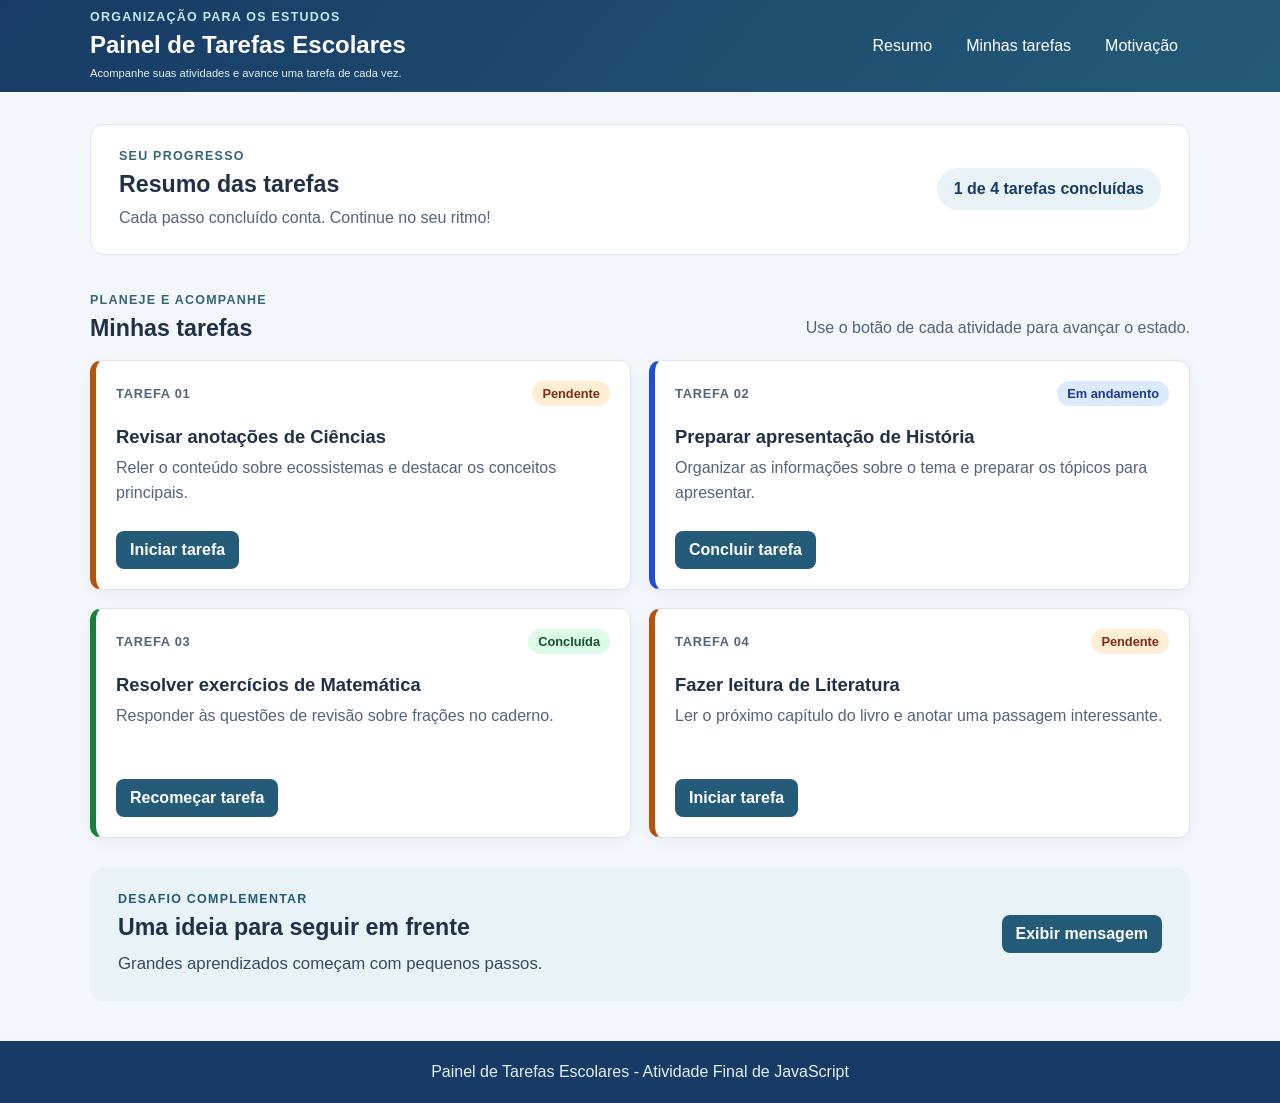
<file: atividade-javascript-final/index.html>
﻿<!DOCTYPE html>
<html lang="pt-BR">

<head>
    <meta charset="UTF-8">
    <meta name="viewport" content="width=device-width, initial-scale=1.0">
    <meta name="description" content="Organize e acompanhe o andamento de tarefas escolares.">
    <title>Atividade Final de JS - Painel de Tarefas Escolares</title>
    <link rel="stylesheet" href="css/estilos.css">
</head>

<body>
    <header class="cabecalho">
        <div class="cabecalho-conteudo">
            <div class="cabecalho-apresentacao">
                <p class="cabecalho-etiqueta">Organização para os estudos</p>
                <h1>Painel de Tarefas Escolares</h1>
                <p class="cabecalho-descricao">
                    Acompanhe suas atividades e avance uma tarefa de cada vez.
                </p>
            </div>

            <div class="navegacao">
                <nav class="menu-navegacao" id="menu-navegacao">
                    <a href="#resumo">Resumo</a>
                    <a href="#tarefas">Minhas tarefas</a>
                    <a href="#motivacao">Motivação</a>
                </nav>
            </div>
        </div>
    </header>

    <main class="conteudo">
        <section class="resumo" id="resumo">
            <div>
                <p class="secao-etiqueta">Seu progresso</p>
                <h2>Resumo das tarefas</h2>
                <p class="resumo-orientacao">Cada passo concluído conta. Continue no seu ritmo!</p>
            </div>
            <!-- No JavaScript, atualize este texto com a quantidade de tarefas concluídas. -->
            <p class="contador" id="contador-tarefas">
                1 de 4 tarefas concluídas
            </p>
        </section>

        <section class="secao-tarefas" id="tarefas">
            <div class="secao-cabecalho">
                <div>
                    <p class="secao-etiqueta">Planeje e acompanhe</p>
                    <h2>Minhas tarefas</h2>
                </div>
                <p class="secao-dica">Use o botão de cada atividade para avançar o estado.</p>
            </div>

            <div class="lista-tarefas">
                <!-- Cada article é um card. As classes tarefa-* indicam o estado inicial.
                     Em cada card, o JavaScript deverá atualizar o indicador e o botão. -->
                <article class="tarefa tarefa-pendente" id="tarefa-1">
                    <div class="tarefa-cabecalho">
                        <span class="tarefa-numero">Tarefa 01</span>
                        <!-- O JavaScript atualiza o texto e a classe estado-* deste indicador. -->
                        <span class="indicador-estado estado-pendente">Pendente</span>
                    </div>
                    <h3>Revisar anotações de Ciências</h3>
                    <p>Reler o conteúdo sobre ecossistemas e destacar os conceitos principais.</p>
                    <!-- Ao clicar, avance o estado deste card e atualize o contador. -->
                    <button class="botao-avancar" type="button">Iniciar tarefa</button>
                </article>

                <article class="tarefa tarefa-andamento" id="tarefa-2">
                    <div class="tarefa-cabecalho">
                        <span class="tarefa-numero">Tarefa 02</span>
                        <span class="indicador-estado estado-andamento">Em andamento</span>
                    </div>
                    <h3>Preparar apresentação de História</h3>
                    <p>Organizar as informações sobre o tema e preparar os tópicos para apresentar.</p>
                    <button class="botao-avancar" type="button">Concluir tarefa</button>
                </article>

                <article class="tarefa tarefa-concluida" id="tarefa-3">
                    <div class="tarefa-cabecalho">
                        <span class="tarefa-numero">Tarefa 03</span>
                        <span class="indicador-estado estado-concluida">Concluída</span>
                    </div>
                    <h3>Resolver exercícios de Matemática</h3>
                    <p>Responder às questões de revisão sobre frações no caderno.</p>
                    <button class="botao-avancar" type="button">Recomeçar tarefa</button>
                </article>

                <article class="tarefa tarefa-pendente" id="tarefa-4">
                    <div class="tarefa-cabecalho">
                        <span class="tarefa-numero">Tarefa 04</span>
                        <span class="indicador-estado estado-pendente">Pendente</span>
                    </div>
                    <h3>Fazer leitura de Literatura</h3>
                    <p>Ler o próximo capítulo do livro e anotar uma passagem interessante.</p>
                    <button class="botao-avancar" type="button">Iniciar tarefa</button>
                </article>
            </div>
        </section>

        <section class="motivacao" id="motivacao">
            <div class="motivacao-texto">
                <p class="secao-etiqueta">Desafio complementar</p>
                <h2>Uma ideia para seguir em frente</h2>
                <!-- O JavaScript pode substituir este texto por uma frase aleatória. -->
                <p class="mensagem-motivacional" id="mensagem-motivacional">
                    Grandes aprendizados começam com pequenos passos.
                </p>
            </div>
            <!-- Ao clicar, escolha e exiba uma mensagem motivacional. -->
            <button class="botao-motivacao" id="botao-motivacao" type="button">
                Exibir mensagem
            </button>
        </section>
    </main>

    <footer class="rodape">
        <p>Painel de Tarefas Escolares - Atividade Final de JavaScript</p>
    </footer>

    <script src="js/script.js"></script>
</body>

</html>
</file>
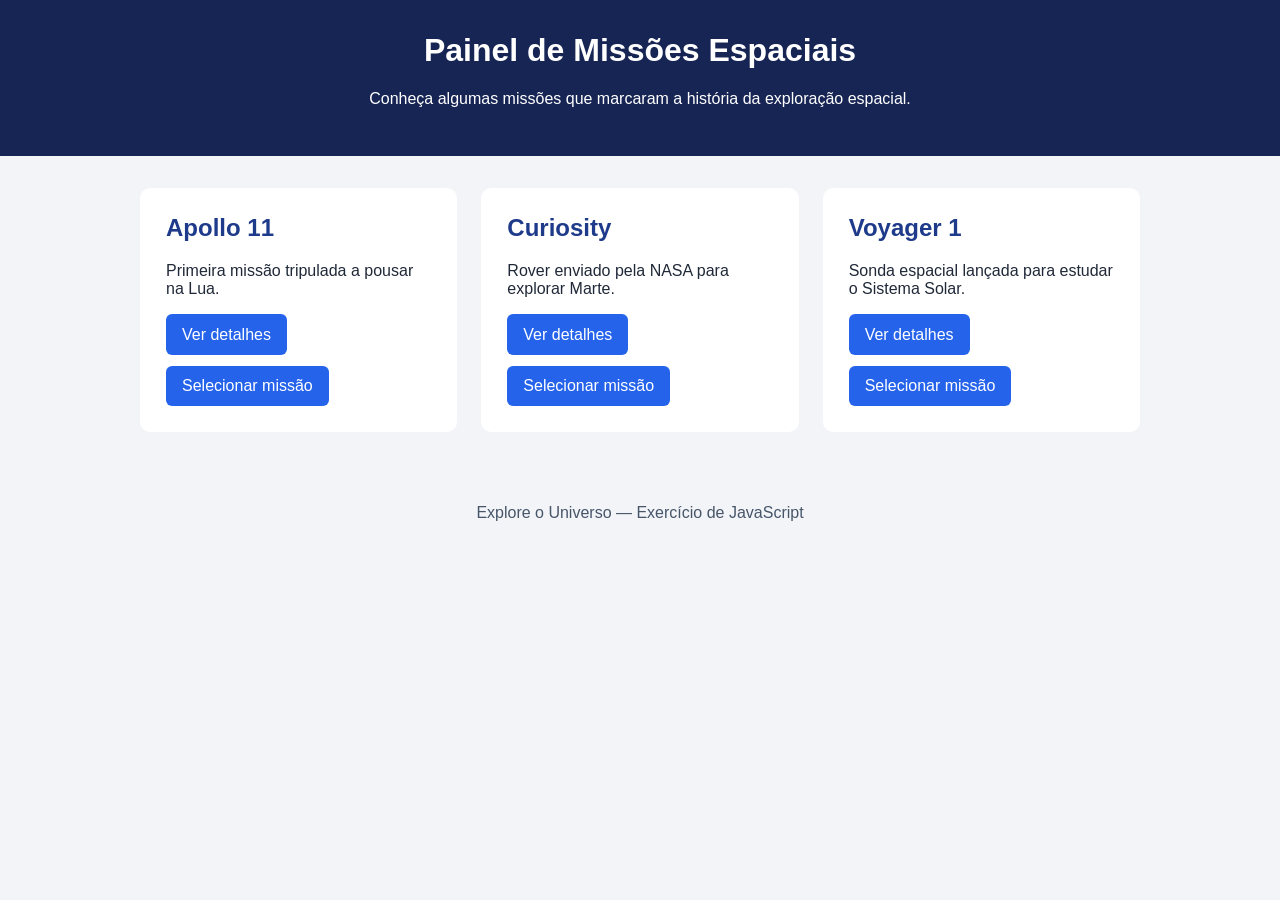
<file: exercicio04-javascript/index.html>
<!DOCTYPE html>
<html lang="pt-br">
<head>
    <meta charset="UTF-8">
    <meta name="viewport" content="width=device-width, initial-scale=1.0">
    <title>Painel de Missões Espaciais</title>
    <link rel="stylesheet" href="css/estilos.css">
</head>

<body>
    <header>
        <h1>Painel de Missões Espaciais</h1>
        <p>Conheça algumas missões que marcaram a história da exploração espacial. </p>
    </header>

    <main>
        <div class="lista-missoes">  
            <article class="missao">
                <h2>Apollo 11</h2>
                <p>Primeira missão tripulada a pousar na Lua.</p>
                
		<!-- Faça o parágrafo de detalhes começar escondido -->
                <p class="detalhes" hidden>
                    A Apollo 11 chegou à Lua em julho de 1969.
                    Neil Armstrong e Buzz Aldrin caminharam pela
                    superfície lunar.
                </p>

                <div class="acoes">
                    <button class="botao-detalhes">Ver detalhes</button>
                    <button class="botao-selecionar"> Selecionar missão </button>
                </div>
            </article>

            <article class="missao">
                <h2>Curiosity</h2>
                <p> Rover enviado pela NASA para explorar Marte. </p>
				
		<!-- Faça o parágrafo de detalhes começar escondido -->
                <p class="detalhes" hidden>
                    O rover Curiosity pousou em Marte em 2012
                    e investiga as condições ambientais e
                    geológicas do planeta.
                </p>
                
                <div class="acoes">
                    <button class="botao-detalhes">Ver detalhes</button>
                    <button class="botao-selecionar"> Selecionar missão</button>
                </div>
            </article>

            
            <article class="missao">
                <h2>Voyager 1</h2>
                <p>Sonda espacial lançada para estudar o Sistema Solar.</p>
                
		<!-- Faça o parágrafo de detalhes começar escondido -->
                <p class="detalhes" hidden>
                    A Voyager 1 foi lançada em 1977 e atualmente
                    está viajando pelo espaço interestelar.
                </p>
                
                <div class="acoes">
                    <button class="botao-detalhes">Ver detalhes</button>
                    <button class="botao-selecionar">Selecionar missão</button>
                </div>
            </article>

        </div>

    </main>
    
    <footer>
        <p>Explore o Universo — Exercício de JavaScript</p>
    </footer>


  <!-- NÃO SE ESQUEÇA DE ADICIONAR O JAVASCRIPT AQUI NO FINAL DA PÁGINA USANDO A TAG script -->

    <script src="js/script-exercicio.js"></script>

</body>

</html>
</file>
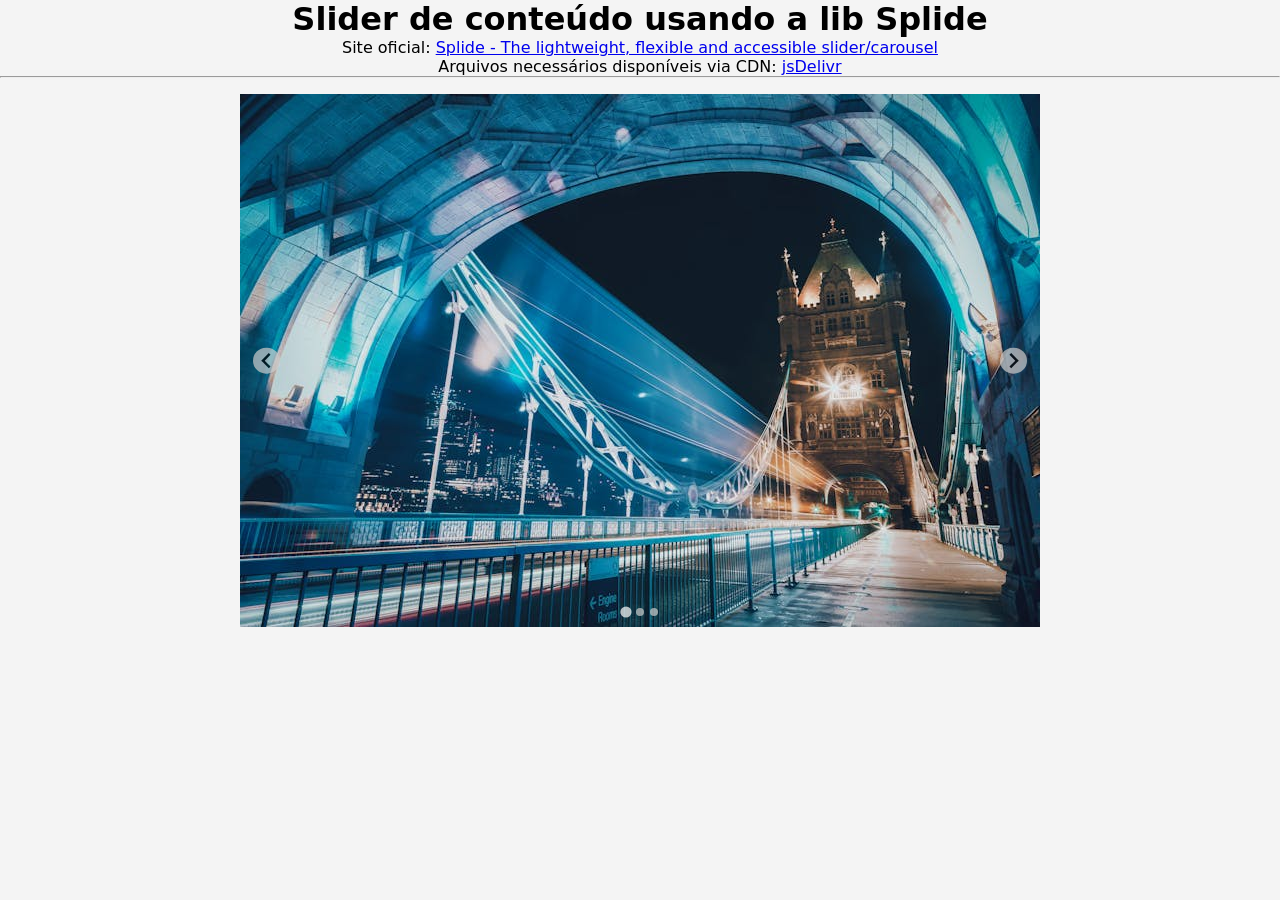
<file: slider/index.html>
<!DOCTYPE html>
<html lang="pt-br">
 
<head>
  <meta charset="UTF-8">
  <meta name="viewport" content="width=device-width, initial-scale=1.0">
  <title>Slider com Splide</title>
  <link rel="stylesheet" href="https://cdn.jsdelivr.net/npm/@splidejs/splide@4.1.4/dist/css/splide.min.css">
  <link rel="stylesheet" href="css/estilos.css">
</head>
 
<body>
 
  <h1>Slider de conteúdo usando a lib Splide</h1>
  <p>
    Site oficial:
    <a href="https://splidejs.com/" target="_blank">Splide - The lightweight, flexible and accessible slider/carousel</a>
  </p>
  <p>
    Arquivos necessários disponíveis via CDN:
    <a href="https://www.jsdelivr.com/package/npm/@splidejs/splide" target="_blank">jsDelivr</a>
  </p>
 
  <hr>
 
  <div class="slider">
 
    <section class="splide" aria-label="Splide Basic HTML Example">
  <div class="splide__track">
    <ul class="splide__list">
      <li class="splide__slide">
        <img src="imagens/slider-foto01.jpg" alt="">
      </li>
      <li class="splide__slide">
        <img src="imagens/slider-foto02.jpg" alt="">
      </li>
      <li class="splide__slide">
        <img src="imagens/slider-foto03.jpg" alt=""></li>
    </ul>
  </div>
</section>
 
  </div>
 
<script src="https://cdn.jsdelivr.net/npm/@splidejs/splide@4.1.4/dist/js/splide.min.js"></script>
 
<script src="js/slider.js"></script>
 
</body>
 
</html>
</file>
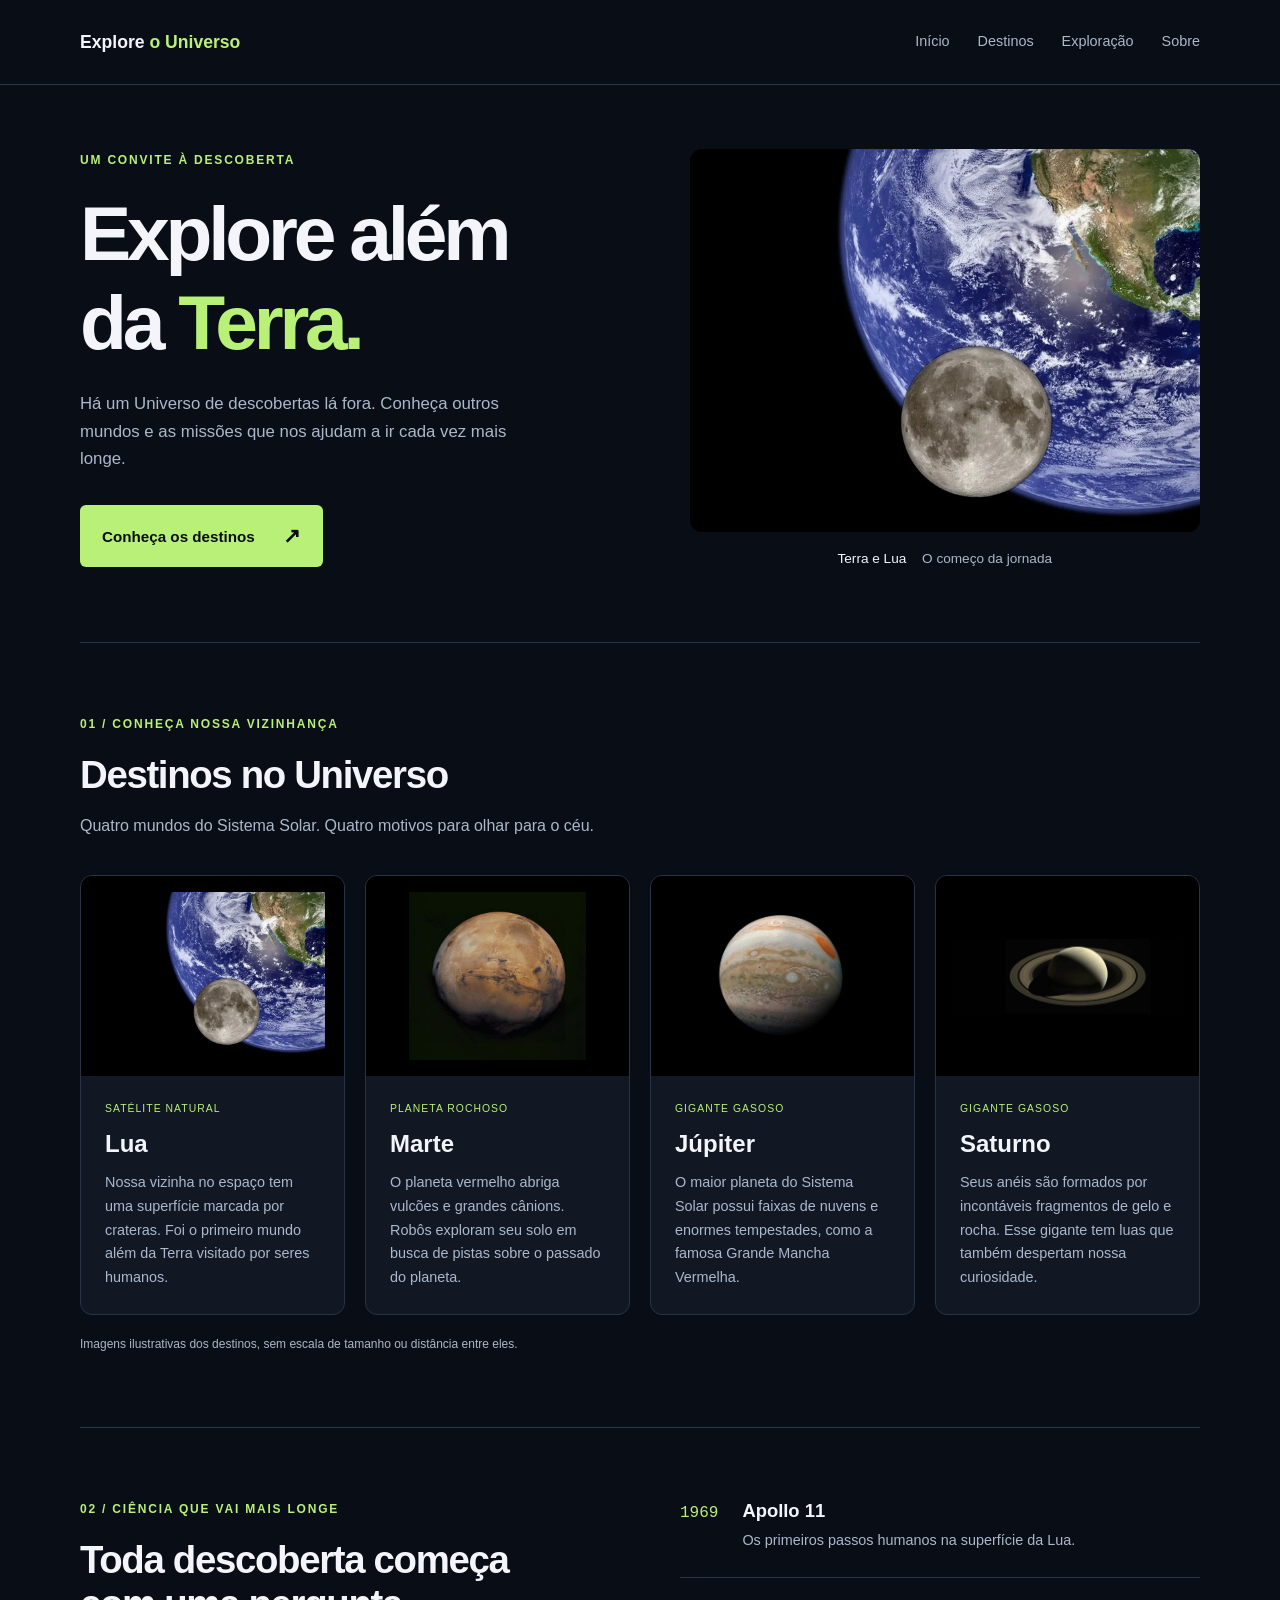
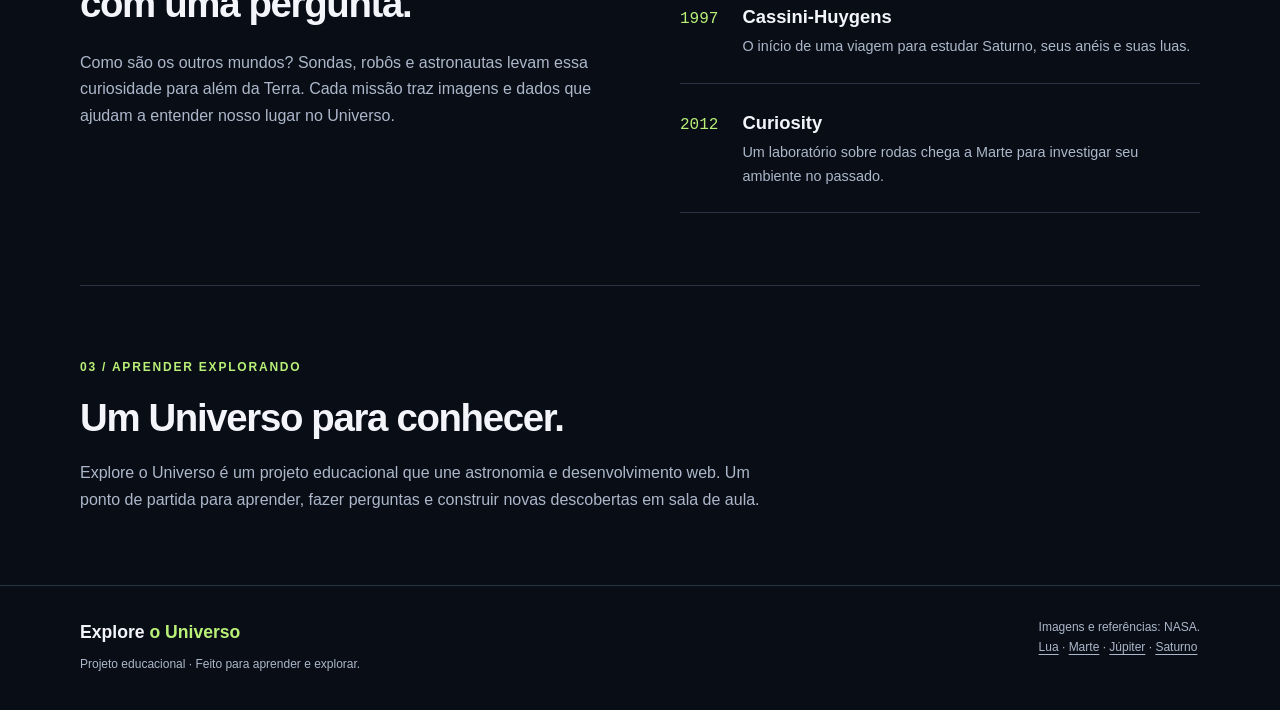
<file: versao0/index.html>
<!DOCTYPE html>
<html lang="pt-BR">
<head>
  <meta charset="UTF-8">
  <meta name="viewport" content="width=device-width, initial-scale=1.0">
  <meta name="description" content="Conheça a Lua, Marte, Júpiter e Saturno e descubra um pouco da história da exploração espacial.">
  <title>Explore o Universo</title>
  <link rel="stylesheet" href="css/estilos.css">
</head>
<body>
  <header class="cabecalho">
    <div class="container cabecalho-conteudo">
      <h1 class="marca"><a href="#inicio">Explore <span>o Universo</span></a></h1>
      <nav aria-label="Navegação principal">
        <ul class="menu">
          <li><a href="#inicio">Início</a></li>
          <li><a href="#destinos">Destinos</a></li>
          <li><a href="#exploracao">Exploração</a></li>
          <li><a href="#sobre">Sobre</a></li>
        </ul>
      </nav>
    </div>
  </header>

  <main>
    <section class="destaque container" id="inicio" aria-labelledby="titulo-destaque">
      <div class="destaque-texto">
        <p class="etiqueta">Um convite à descoberta</p>
        <h2 id="titulo-destaque">Explore além<br>da <span>Terra.</span></h2>
        <p class="introducao">Há um Universo de descobertas lá fora. Conheça outros mundos e as missões que nos ajudam a ir cada vez mais longe.</p>
        <a class="botao" href="#destinos">Conheça os destinos <span aria-hidden="true">↗</span></a>
      </div>
      <figure class="destaque-imagem">
        <img src="img/lua.webp" alt="Composição mostrando a Lua em primeiro plano e a Terra ao fundo." width="1000" height="750">
        <figcaption>Terra e Lua <span>O começo da jornada</span></figcaption>
      </figure>
    </section>

    <section class="destinos secao container" id="destinos" aria-labelledby="titulo-destinos">
      <p class="etiqueta">01 / Conheça nossa vizinhança</p>
      <h2 id="titulo-destinos">Destinos no Universo</h2>
      <p class="descricao-secao">Quatro mundos do Sistema Solar. Quatro motivos para olhar para o céu.</p>

      <div class="grade-destinos">
        <article class="card-destino">
          <img src="img/lua.webp" alt="Lua com áreas claras e escuras, em uma composição com a Terra ao fundo." width="760" height="570">
          <div class="card-conteudo">
            <p class="categoria">Satélite natural</p>
            <h3>Lua</h3>
            <p class="descricao-card">Nossa vizinha no espaço tem uma superfície marcada por crateras. Foi o primeiro mundo além da Terra visitado por seres humanos.</p>
          </div>
        </article>

        <article class="card-destino">
          <img src="img/marte.jpg" alt="Marte visto do espaço, com superfície em tons avermelhados." width="506" height="480">
          <div class="card-conteudo">
            <p class="categoria">Planeta rochoso</p>
            <h3>Marte</h3>
            <p class="descricao-card">O planeta vermelho abriga vulcões e grandes cânions. Robôs exploram seu solo em busca de pistas sobre o passado do planeta.</p>
          </div>
        </article>

        <article class="card-destino">
          <img src="img/jupiter.jpg" alt="Júpiter com faixas de nuvens e uma grande tempestade oval." width="750" height="750">
          <div class="card-conteudo">
            <p class="categoria">Gigante gasoso</p>
            <h3>Júpiter</h3>
            <p class="descricao-card">O maior planeta do Sistema Solar possui faixas de nuvens e enormes tempestades, como a famosa Grande Mancha Vermelha.</p>
          </div>
        </article>

        <article class="card-destino">
          <img src="img/saturno.jpg" alt="Saturno envolvido por seus amplos anéis, contra o fundo escuro do espaço." width="960" height="320">
          <div class="card-conteudo">
            <p class="categoria">Gigante gasoso</p>
            <h3>Saturno</h3>
            <p class="descricao-card">Seus anéis são formados por incontáveis fragmentos de gelo e rocha. Esse gigante tem luas que também despertam nossa curiosidade.</p>
          </div>
        </article>
      </div>
      <p class="nota">Imagens ilustrativas dos destinos, sem escala de tamanho ou distância entre eles.</p>
    </section>

    <section class="exploracao secao container" id="exploracao" aria-labelledby="titulo-exploracao">
      <div>
        <p class="etiqueta">02 / Ciência que vai mais longe</p>
        <h2 id="titulo-exploracao">Toda descoberta começa com uma pergunta.</h2>
        <p>Como são os outros mundos? Sondas, robôs e astronautas levam essa curiosidade para além da Terra. Cada missão traz imagens e dados que ajudam a entender nosso lugar no Universo.</p>
      </div>
      <ol class="missoes" aria-label="Marcos da exploração espacial">
        <li><span class="ano">1969</span><div><h3>Apollo 11</h3><p>Os primeiros passos humanos na superfície da Lua.</p></div></li>
        <li><span class="ano">1997</span><div><h3>Cassini-Huygens</h3><p>O início de uma viagem para estudar Saturno, seus anéis e suas luas.</p></div></li>
        <li><span class="ano">2012</span><div><h3>Curiosity</h3><p>Um laboratório sobre rodas chega a Marte para investigar seu ambiente no passado.</p></div></li>
      </ol>
    </section>

    <section class="sobre secao container" id="sobre" aria-labelledby="titulo-sobre">
      <p class="etiqueta">03 / Aprender explorando</p>
      <h2 id="titulo-sobre">Um Universo para conhecer.</h2>
      <p>Explore o Universo é um projeto educacional que une astronomia e desenvolvimento web. Um ponto de partida para aprender, fazer perguntas e construir novas descobertas em sala de aula.</p>
    </section>
  </main>

  <footer class="rodape">
    <div class="container rodape-conteudo">
      <div><p class="marca">Explore <span>o Universo</span></p><p class="texto-rodape">Projeto educacional · Feito para aprender e explorar.</p></div>
      <p class="creditos">Imagens e referências: NASA.<br>
        <a href="https://science.nasa.gov/moon/">Lua</a> ·
        <a href="https://science.nasa.gov/mars/">Marte</a> ·
        <a href="https://science.nasa.gov/jupiter/">Júpiter</a> ·
        <a href="https://science.nasa.gov/saturn/">Saturno</a>
      </p>
    </div>
  </footer>
</body>
</html>
</file>
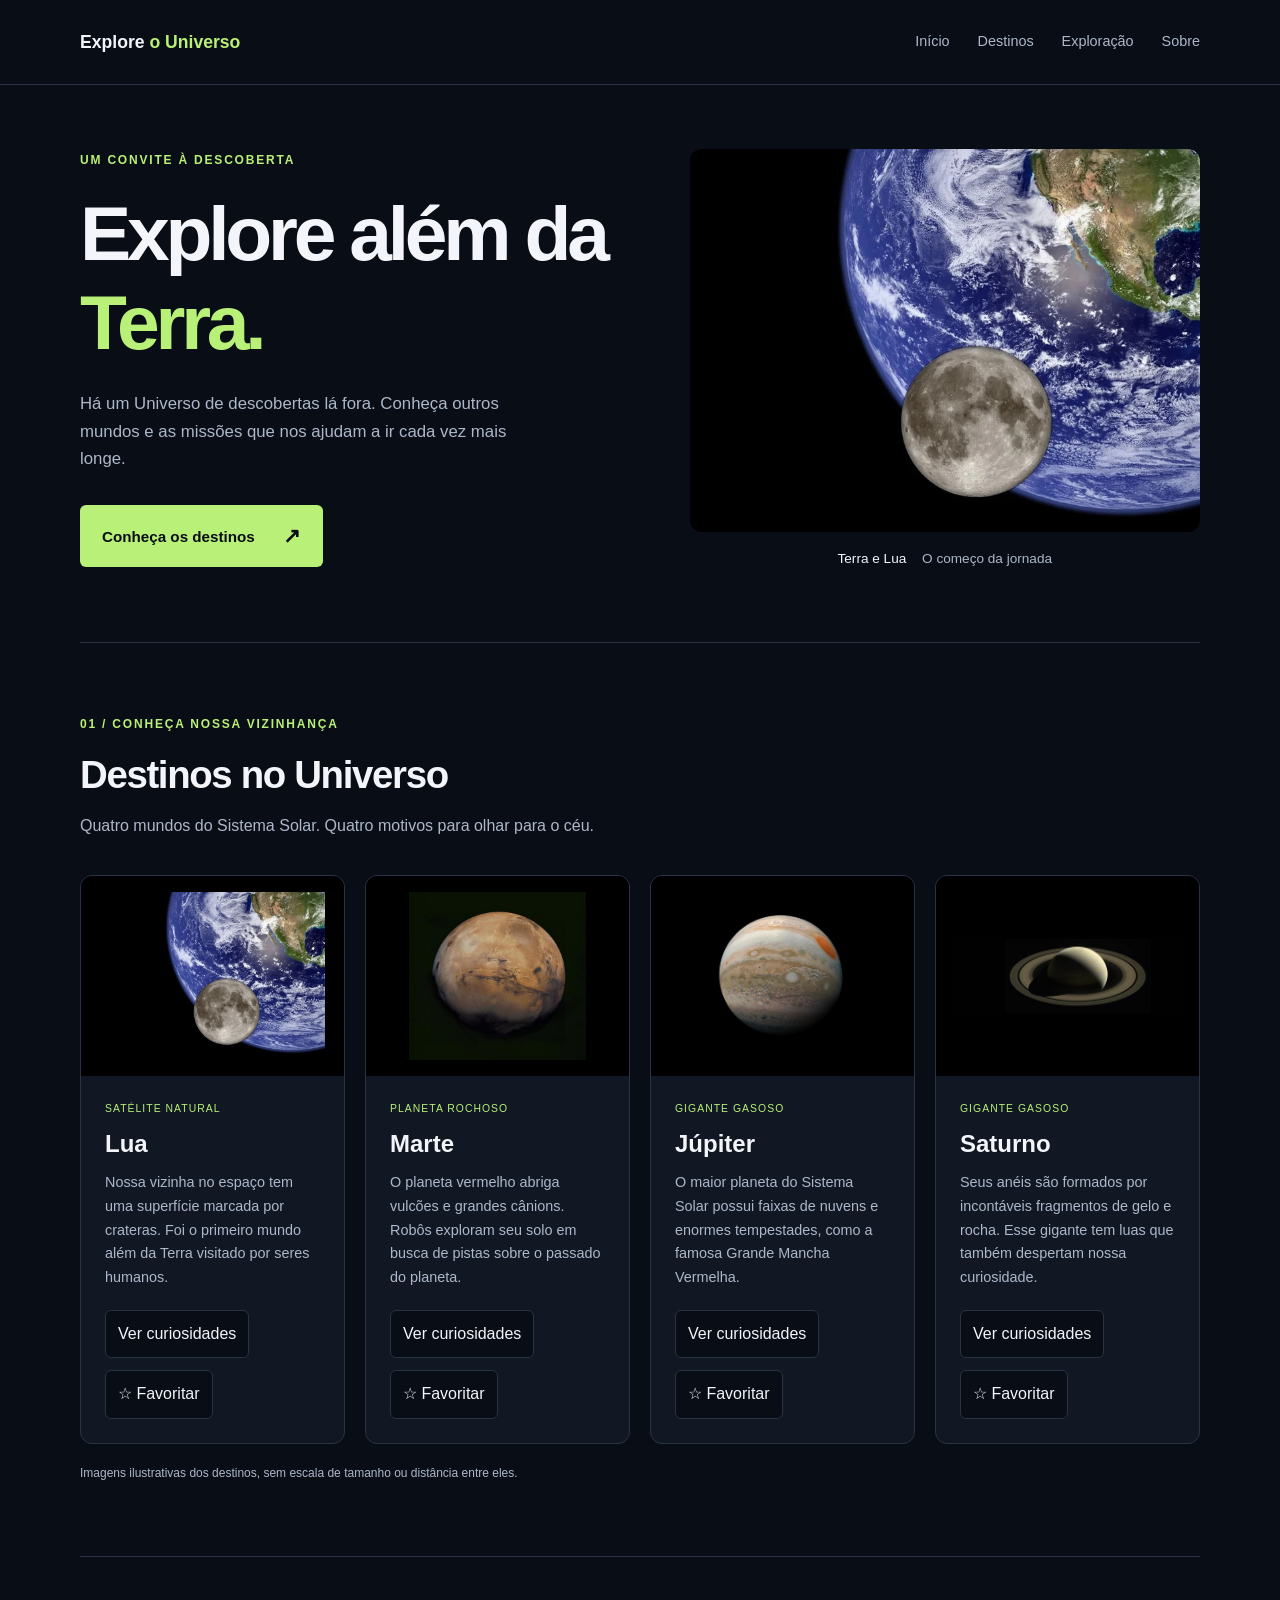
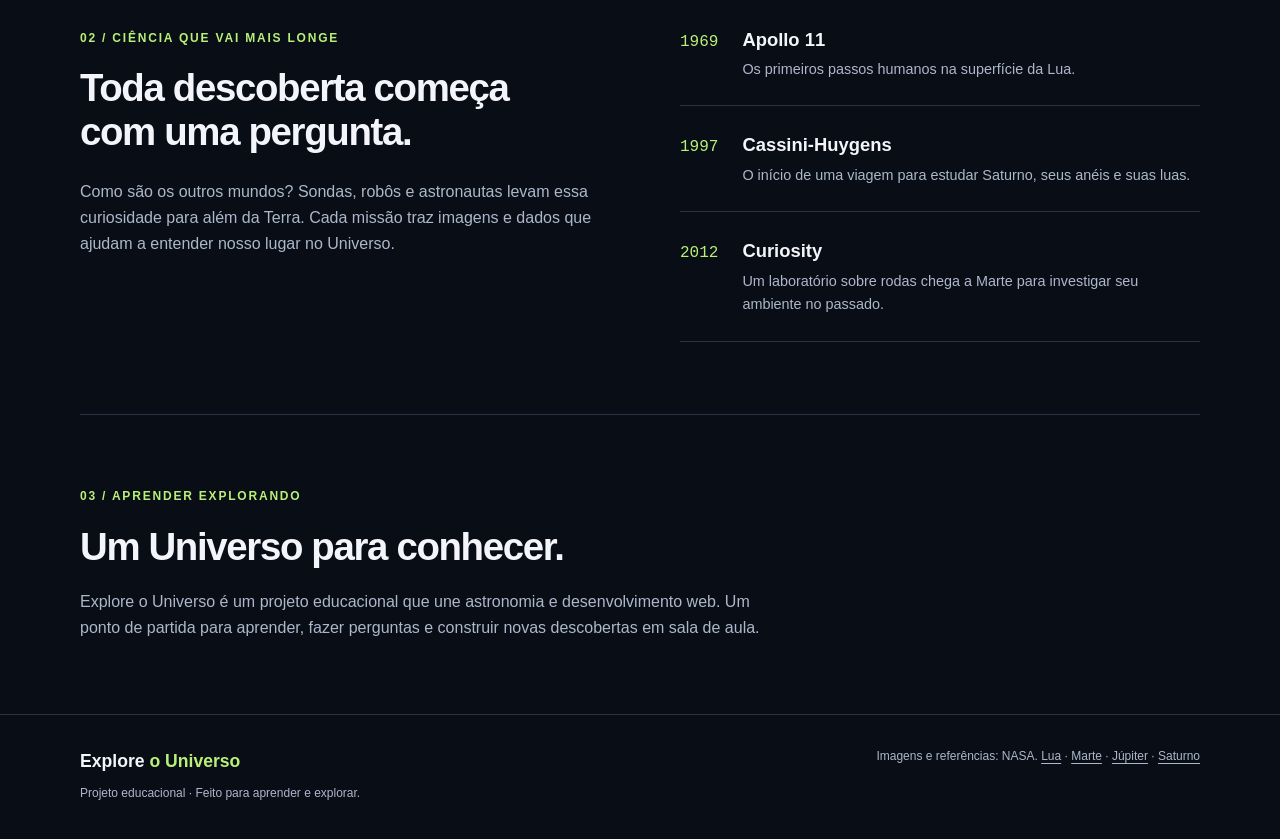
<file: versao1/index.html>
<!DOCTYPE html>
<html lang="pt-BR">
<head>
  <meta charset="UTF-8">
  <meta name="viewport" content="width=device-width, initial-scale=1.0">
  <meta name="description" content="Conheça a Lua, Marte, Júpiter e Saturno e descubra um pouco da história da exploração espacial.">
  <title>Explore o Universo</title>
  <link rel="stylesheet" href="css/estilos.css">
</head>
<body>
  <header class="cabecalho">
    <div class="container cabecalho-conteudo">
      <h1 class="marca"><a href="#inicio">Explore <span>o Universo</span></a></h1>
      <nav aria-label="Navegação principal">
        <ul class="menu">
          <li><a href="#inicio">Início</a></li>
          <li><a href="#destinos">Destinos</a></li>
          <li><a href="#exploracao">Exploração</a></li>
          <li><a href="#sobre">Sobre</a></li>
        </ul>
      </nav>
    </div>
  </header>

  <main>
    <section class="destaque container" id="inicio" aria-labelledby="titulo-destaque">
      <div class="destaque-texto">
        <p class="etiqueta">Um convite à descoberta</p>
        <h2 id="titulo-destaque">Explore além
da <span>Terra.</span></h2>
        <p class="introducao">Há um Universo de descobertas lá fora. Conheça outros mundos e as missões que nos ajudam a ir cada vez mais longe.</p>
        <a class="botao" href="#destinos">Conheça os destinos <span aria-hidden="true">↗</span></a>
      </div>
      <figure class="destaque-imagem">
        <img src="img/lua.webp" alt="Composição mostrando a Lua em primeiro plano e a Terra ao fundo." width="1000" height="750">
        <figcaption>Terra e Lua <span>O começo da jornada</span></figcaption>
      </figure>
    </section>

    <section class="destinos secao container" id="destinos" aria-labelledby="titulo-destinos">
      <p class="etiqueta">01 / Conheça nossa vizinhança</p>
      <h2 id="titulo-destinos">Destinos no Universo</h2>
      <p class="descricao-secao">Quatro mundos do Sistema Solar. Quatro motivos para olhar para o céu.</p>

      <div class="grade-destinos">
        <article class="card-destino">
          <img src="img/lua.webp" alt="Lua com áreas claras e escuras, em uma composição com a Terra ao fundo." width="760" height="570">
          <div class="card-conteudo">
            <p class="categoria">Satélite natural</p>
            <h3>Lua</h3>
            <p class="descricao-card">Nossa vizinha no espaço tem uma superfície marcada por crateras. Foi o primeiro mundo além da Terra visitado por seres humanos.</p>

            <!-- Atributos aria-* 
             Recursos importantes para sinalizar/avisar ferramentas/tecnologias
             de acessibilidade sobre diferentes estados dos elementos da página -->
            <div class="acoes-card">
              <button type="button" class="botao-curiosidade" aria-expanded="false" aria-controls="curiosidade-lua">
                Ver curiosidades
              </button>
              <button type="button" class="botao-favorito" aria-pressed="false">
                ☆ Favoritar
              </button>
            </div>

            <p class="curiosidade" id="curiosidade-lua" hidden>
              A Lua leva aproximadamente 27 dias para dar uma volta ao redor da Terra.
            </p>
          </div>
        </article>

        <article class="card-destino">
          <img src="img/marte.jpg" alt="Marte visto do espaço, com superfície em tons avermelhados." width="506" height="480">
          <div class="card-conteudo">
            <p class="categoria">Planeta rochoso</p>
            <h3>Marte</h3>
            <p class="descricao-card">O planeta vermelho abriga vulcões e grandes cânions. Robôs exploram seu solo em busca de pistas sobre o passado do planeta.</p>

            <div class="acoes-card">
              <button type="button" class="botao-curiosidade" aria-expanded="false" aria-controls="curiosidade-marte">
                Ver curiosidades
              </button>
              <button type="button" class="botao-favorito" aria-pressed="false">
                ☆ Favoritar
              </button>
            </div>

            <p class="curiosidade" id="curiosidade-marte" hidden>
              Um dia em Marte dura cerca de 24 horas e 40 minutos.
            </p>
          </div>
        </article>

        <article class="card-destino">
          <img src="img/jupiter.jpg" alt="Júpiter com faixas de nuvens e uma grande tempestade oval." width="750" height="750">
          <div class="card-conteudo">
            <p class="categoria">Gigante gasoso</p>
            <h3>Júpiter</h3>
            <p class="descricao-card">O maior planeta do Sistema Solar possui faixas de nuvens e enormes tempestades, como a famosa Grande Mancha Vermelha.</p>
            <div class="acoes-card">
              <button type="button" class="botao-curiosidade" aria-expanded="false" aria-controls="curiosidade-jupiter">
                Ver curiosidades
              </button>
              <button type="button" class="botao-favorito" aria-pressed="false">
                ☆ Favoritar
              </button>
            </div>
            <p class="curiosidade" id="curiosidade-jupiter" hidden>
              Júpiter leva cerca de 12 anos terrestres para completar uma volta ao redor do Sol.
            </p>
          </div>
        </article>

        <article class="card-destino">
          <img src="img/saturno.jpg" alt="Saturno envolvido por seus amplos anéis, contra o fundo escuro do espaço." width="960" height="320">
          <div class="card-conteudo">
            <p class="categoria">Gigante gasoso</p>
            <h3>Saturno</h3>
            <p class="descricao-card">Seus anéis são formados por incontáveis fragmentos de gelo e rocha. Esse gigante tem luas que também despertam nossa curiosidade.</p>

            <div class="acoes-card">
              <button type="button" class="botao-curiosidade" aria-expanded="false" aria-controls="curiosidade-saturno">
                Ver curiosidades
              </button>
              <button type="button" class="botao-favorito" aria-pressed="false">
                ☆ Favoritar
              </button>
            </div>
            <p class="curiosidade" id="curiosidade-saturno" hidden>
              Saturno leva aproximadamente 29 anos terrestres para completar uma volta ao redor do Sol.
            </p>

          </div>
        </article>
      </div>
      <p class="nota">Imagens ilustrativas dos destinos, sem escala de tamanho ou distância entre eles.</p>
    </section>

    <section class="exploracao secao container" id="exploracao" aria-labelledby="titulo-exploracao">
      <div>
        <p class="etiqueta">02 / Ciência que vai mais longe</p>
        <h2 id="titulo-exploracao">Toda descoberta começa com uma pergunta.</h2>
        <p>Como são os outros mundos? Sondas, robôs e astronautas levam essa curiosidade para além da Terra. Cada missão traz imagens e dados que ajudam a entender nosso lugar no Universo.</p>
      </div>
      <ol class="missoes" aria-label="Marcos da exploração espacial">
        <li><span class="ano">1969</span><div><h3>Apollo 11</h3><p>Os primeiros passos humanos na superfície da Lua.</p></div></li>
        <li><span class="ano">1997</span><div><h3>Cassini-Huygens</h3><p>O início de uma viagem para estudar Saturno, seus anéis e suas luas.</p></div></li>
        <li><span class="ano">2012</span><div><h3>Curiosity</h3><p>Um laboratório sobre rodas chega a Marte para investigar seu ambiente no passado.</p></div></li>
      </ol>
    </section>

    <section class="sobre secao container" id="sobre" aria-labelledby="titulo-sobre">
      <p class="etiqueta">03 / Aprender explorando</p>
      <h2 id="titulo-sobre">Um Universo para conhecer.</h2>
      <p>Explore o Universo é um projeto educacional que une astronomia e desenvolvimento web. Um ponto de partida para aprender, fazer perguntas e construir novas descobertas em sala de aula.</p>
    </section>
  </main>

  <footer class="rodape">
    <div class="container rodape-conteudo">
      <div><p class="marca">Explore <span>o Universo</span></p><p class="texto-rodape">Projeto educacional · Feito para aprender e explorar.</p></div>
      <p class="creditos">Imagens e referências: NASA.

        <a href="https://science.nasa.gov/moon/">Lua</a> ·
        <a href="https://science.nasa.gov/mars/">Marte</a> ·
        <a href="https://science.nasa.gov/jupiter/">Júpiter</a> ·
        <a href="https://science.nasa.gov/saturn/">Saturno</a>
      </p>
    </div>
  </footer>

  <script src="js/script.js"></script>  

</body>
</html>
</file>
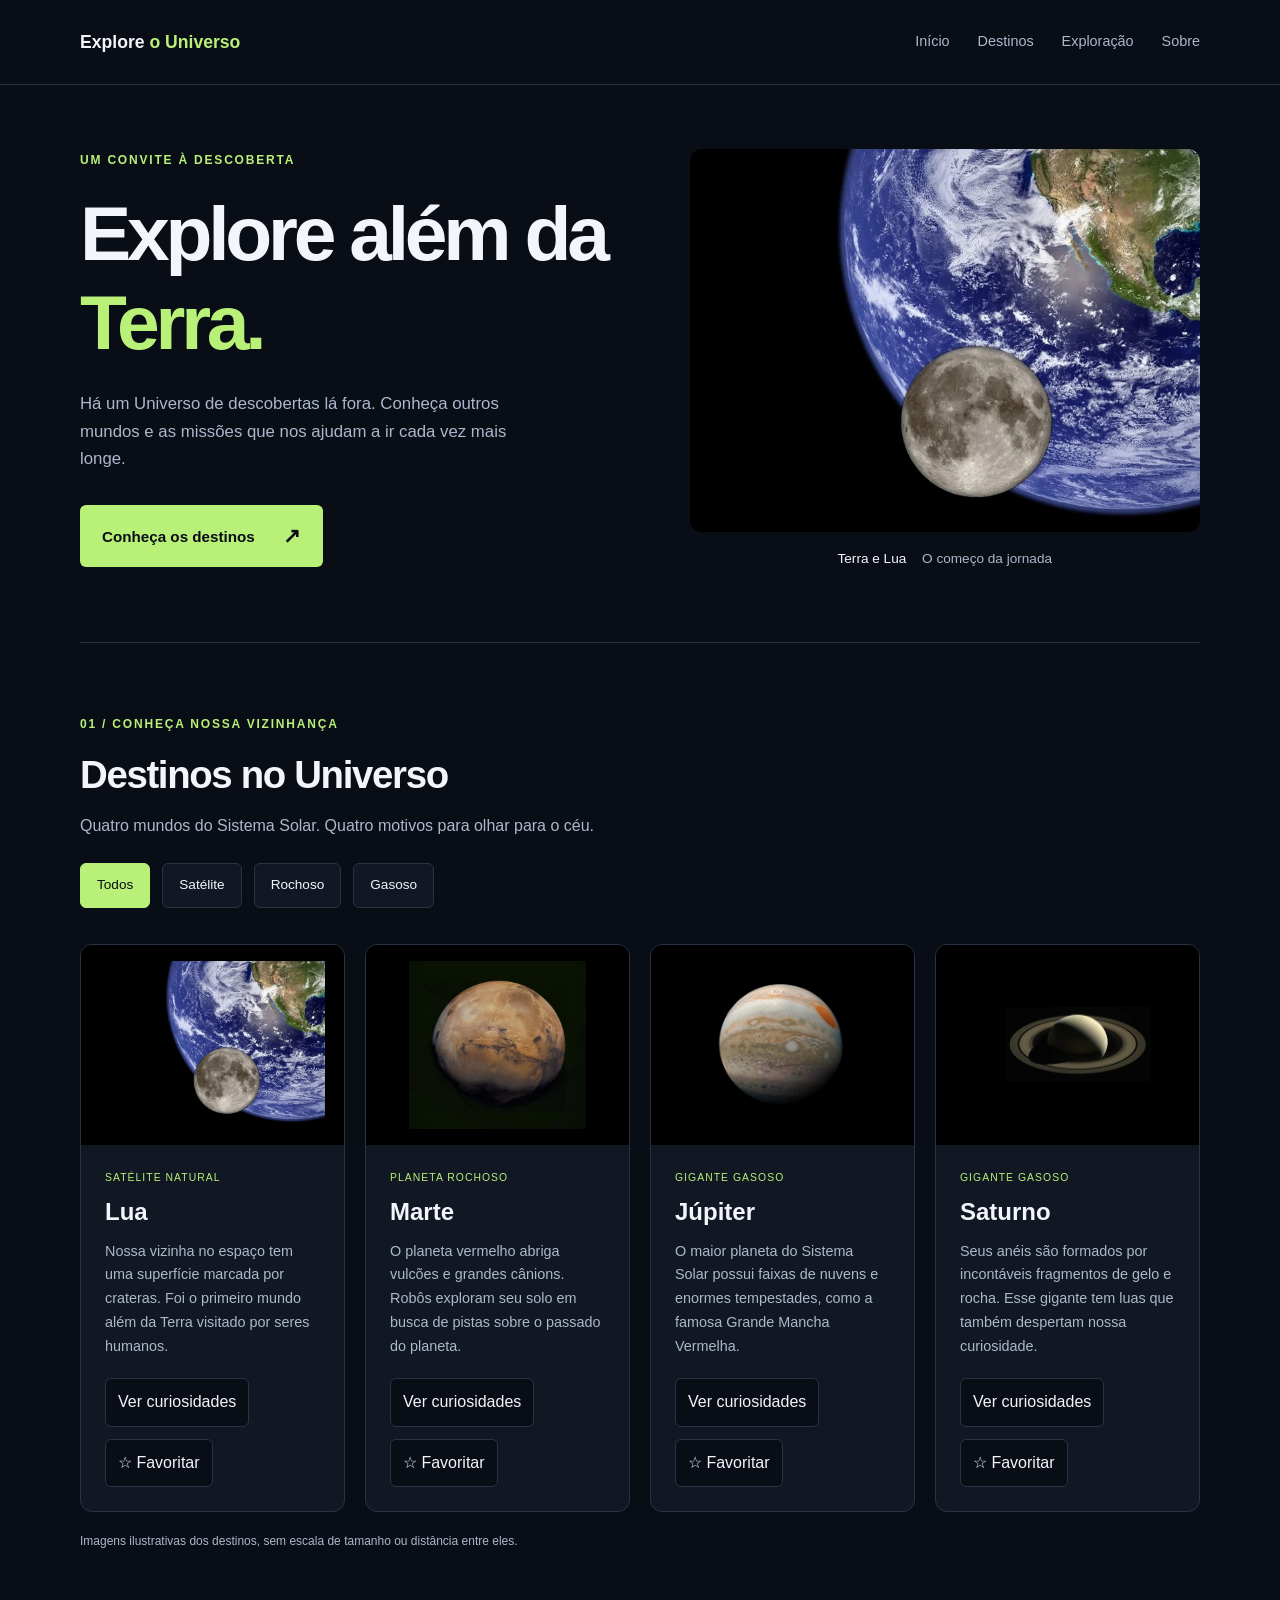
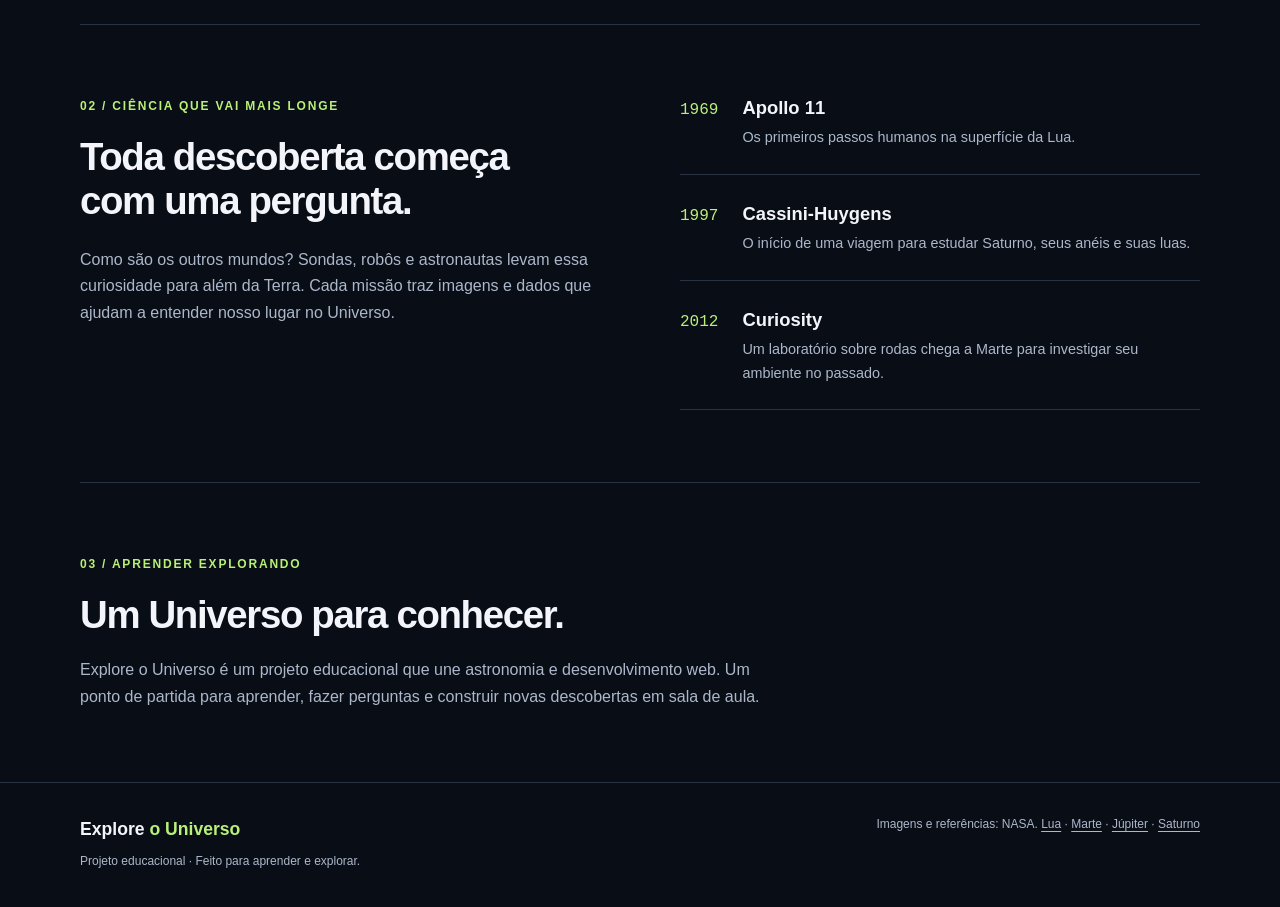
<file: versao2/index.html>
<!DOCTYPE html>
<html lang="pt-BR">
<head>
  <meta charset="UTF-8">
  <meta name="viewport" content="width=device-width, initial-scale=1.0">
  <meta name="description" content="Conheça a Lua, Marte, Júpiter e Saturno e descubra um pouco da história da exploração espacial.">
  <title>Explore o Universo</title>
  <link rel="stylesheet" href="css/estilos.css">
</head>
<body>
  <header class="cabecalho">
    <div class="container cabecalho-conteudo">
      <h1 class="marca"><a href="#inicio">Explore <span>o Universo</span></a></h1>
      <nav aria-label="Navegação principal">
        <ul class="menu">
          <li><a href="#inicio">Início</a></li>
          <li><a href="#destinos">Destinos</a></li>
          <li><a href="#exploracao">Exploração</a></li>
          <li><a href="#sobre">Sobre</a></li>
        </ul>
      </nav>
    </div>
  </header>

  <main>
    <section class="destaque container" id="inicio" aria-labelledby="titulo-destaque">
      <div class="destaque-texto">
        <p class="etiqueta">Um convite à descoberta</p>
        <h2 id="titulo-destaque">Explore além
da <span>Terra.</span></h2>
        <p class="introducao">Há um Universo de descobertas lá fora. Conheça outros mundos e as missões que nos ajudam a ir cada vez mais longe.</p>
        <a class="botao" href="#destinos">Conheça os destinos <span aria-hidden="true">↗</span></a>
      </div>
      <figure class="destaque-imagem">
        <img src="img/lua.webp" alt="Composição mostrando a Lua em primeiro plano e a Terra ao fundo." width="1000" height="750">
        <figcaption>Terra e Lua <span>O começo da jornada</span></figcaption>
      </figure>
    </section>

    <section class="destinos secao container" id="destinos" aria-labelledby="titulo-destinos">
      <p class="etiqueta">01 / Conheça nossa vizinhança</p>
      <h2 id="titulo-destinos">Destinos no Universo</h2>
      <p class="descricao-secao">Quatro mundos do Sistema Solar. Quatro motivos para olhar para o céu.</p>

      <!--DIV com o papel/finalidade de um grupo de botões -->
      <!-- Usamos o aria-label para descrever/detalhar a finalidade desse grupo de botões -->
      <div class="filtros-destinos" role="group" aria-label="Filtar destinos por categoria">
        <button data-filtro="todos" type="button" class="filtro-ativo" aria-pressed="true">Todos</button>
        <button data-filtro="satelite" type="button" aria-pressed="false">Satélite</button>
        <button data-filtro="rochoso" type="button" aria-pressed="false">Rochoso</button>
        <button data-filtro="gasoso" type="button" aria-pressed="false">Gasoso</button>
        </div>

      <div class="grade-destinos" data-categoria="satelite">
        <article class="card-destino">
          <img src="img/lua.webp" alt="Lua com áreas claras e escuras, em uma composição com a Terra ao fundo." width="760" height="570">
          <div class="card-conteudo">
            <p class="categoria">Satélite natural</p>
            <h3>Lua</h3>
            <p class="descricao-card">Nossa vizinha no espaço tem uma superfície marcada por crateras. Foi o primeiro mundo além da Terra visitado por seres humanos.</p>

            <!-- Atributos aria-* 
             Recursos importantes para sinalizar/avisar ferramentas/tecnologias
             de acessibilidade sobre diferentes estados dos elementos da página -->
            <div class="acoes-card">
              <button type="button" class="botao-curiosidade" aria-expanded="false" aria-controls="curiosidade-lua">
                Ver curiosidades
              </button>
              <button type="button" class="botao-favorito" aria-pressed="false">
                ☆ Favoritar
              </button>
            </div>

            <p class="curiosidade" id="curiosidade-lua" hidden>
              A Lua leva aproximadamente 27 dias para dar uma volta ao redor da Terra.
            </p>
          </div>
        </article>

        <article class="card-destino" data-categoria="rochoso">
          <img src="img/marte.jpg" alt="Marte visto do espaço, com superfície em tons avermelhados." width="506" height="480">
          <div class="card-conteudo">
            <p class="categoria">Planeta rochoso</p>
            <h3>Marte</h3>
            <p class="descricao-card">O planeta vermelho abriga vulcões e grandes cânions. Robôs exploram seu solo em busca de pistas sobre o passado do planeta.</p>

            <div class="acoes-card">
              <button type="button" class="botao-curiosidade" aria-expanded="false" aria-controls="curiosidade-marte">
                Ver curiosidades
              </button>
              <button type="button" class="botao-favorito" aria-pressed="false">
                ☆ Favoritar
              </button>
            </div>

            <p class="curiosidade" id="curiosidade-marte" hidden>
              Um dia em Marte dura cerca de 24 horas e 40 minutos.
            </p>
          </div>
        </article>

        <article class="card-destino" data-categoria="gasoso">
          <img src="img/jupiter.jpg" alt="Júpiter com faixas de nuvens e uma grande tempestade oval." width="750" height="750">
          <div class="card-conteudo">
            <p class="categoria">Gigante gasoso</p>
            <h3>Júpiter</h3>
            <p class="descricao-card">O maior planeta do Sistema Solar possui faixas de nuvens e enormes tempestades, como a famosa Grande Mancha Vermelha.</p>
            <div class="acoes-card">
              <button type="button" class="botao-curiosidade" aria-expanded="false" aria-controls="curiosidade-jupiter">
                Ver curiosidades
              </button>
              <button type="button" class="botao-favorito" aria-pressed="false">
                ☆ Favoritar
              </button>
            </div>
            <p class="curiosidade" id="curiosidade-jupiter" hidden>
              Júpiter leva cerca de 12 anos terrestres para completar uma volta ao redor do Sol.
            </p>
          </div>
        </article>

        <article class="card-destino" data-categoria="gasoso">
          <img src="img/saturno.jpg" alt="Saturno envolvido por seus amplos anéis, contra o fundo escuro do espaço." width="960" height="320">
          <div class="card-conteudo">
            <p class="categoria">Gigante gasoso</p>
            <h3>Saturno</h3>
            <p class="descricao-card">Seus anéis são formados por incontáveis fragmentos de gelo e rocha. Esse gigante tem luas que também despertam nossa curiosidade.</p>

            <div class="acoes-card">
              <button type="button" class="botao-curiosidade" aria-expanded="false" aria-controls="curiosidade-saturno">
                Ver curiosidades
              </button>
              <button type="button" class="botao-favorito" aria-pressed="false">
                ☆ Favoritar
              </button>
            </div>
            <p class="curiosidade" id="curiosidade-saturno" hidden>
              Saturno leva aproximadamente 29 anos terrestres para completar uma volta ao redor do Sol.
            </p>

          </div>
        </article>
      </div>
      <p class="nota">Imagens ilustrativas dos destinos, sem escala de tamanho ou distância entre eles.</p>
    </section>

    <section class="exploracao secao container" id="exploracao" aria-labelledby="titulo-exploracao">
      <div>
        <p class="etiqueta">02 / Ciência que vai mais longe</p>
        <h2 id="titulo-exploracao">Toda descoberta começa com uma pergunta.</h2>
        <p>Como são os outros mundos? Sondas, robôs e astronautas levam essa curiosidade para além da Terra. Cada missão traz imagens e dados que ajudam a entender nosso lugar no Universo.</p>
      </div>
      <ol class="missoes" aria-label="Marcos da exploração espacial">
        <li><span class="ano">1969</span><div><h3>Apollo 11</h3><p>Os primeiros passos humanos na superfície da Lua.</p></div></li>
        <li><span class="ano">1997</span><div><h3>Cassini-Huygens</h3><p>O início de uma viagem para estudar Saturno, seus anéis e suas luas.</p></div></li>
        <li><span class="ano">2012</span><div><h3>Curiosity</h3><p>Um laboratório sobre rodas chega a Marte para investigar seu ambiente no passado.</p></div></li>
      </ol>
    </section>

    <section class="sobre secao container" id="sobre" aria-labelledby="titulo-sobre">
      <p class="etiqueta">03 / Aprender explorando</p>
      <h2 id="titulo-sobre">Um Universo para conhecer.</h2>
      <p>Explore o Universo é um projeto educacional que une astronomia e desenvolvimento web. Um ponto de partida para aprender, fazer perguntas e construir novas descobertas em sala de aula.</p>
    </section>
  </main>

  <footer class="rodape">
    <div class="container rodape-conteudo">
      <div><p class="marca">Explore <span>o Universo</span></p><p class="texto-rodape">Projeto educacional · Feito para aprender e explorar.</p></div>
      <p class="creditos">Imagens e referências: NASA.

        <a href="https://science.nasa.gov/moon/">Lua</a> ·
        <a href="https://science.nasa.gov/mars/">Marte</a> ·
        <a href="https://science.nasa.gov/jupiter/">Júpiter</a> ·
        <a href="https://science.nasa.gov/saturn/">Saturno</a>
      </p>
    </div>
  </footer>

  <script src="js/script.js"></script>  

</body>
</html>
</file>
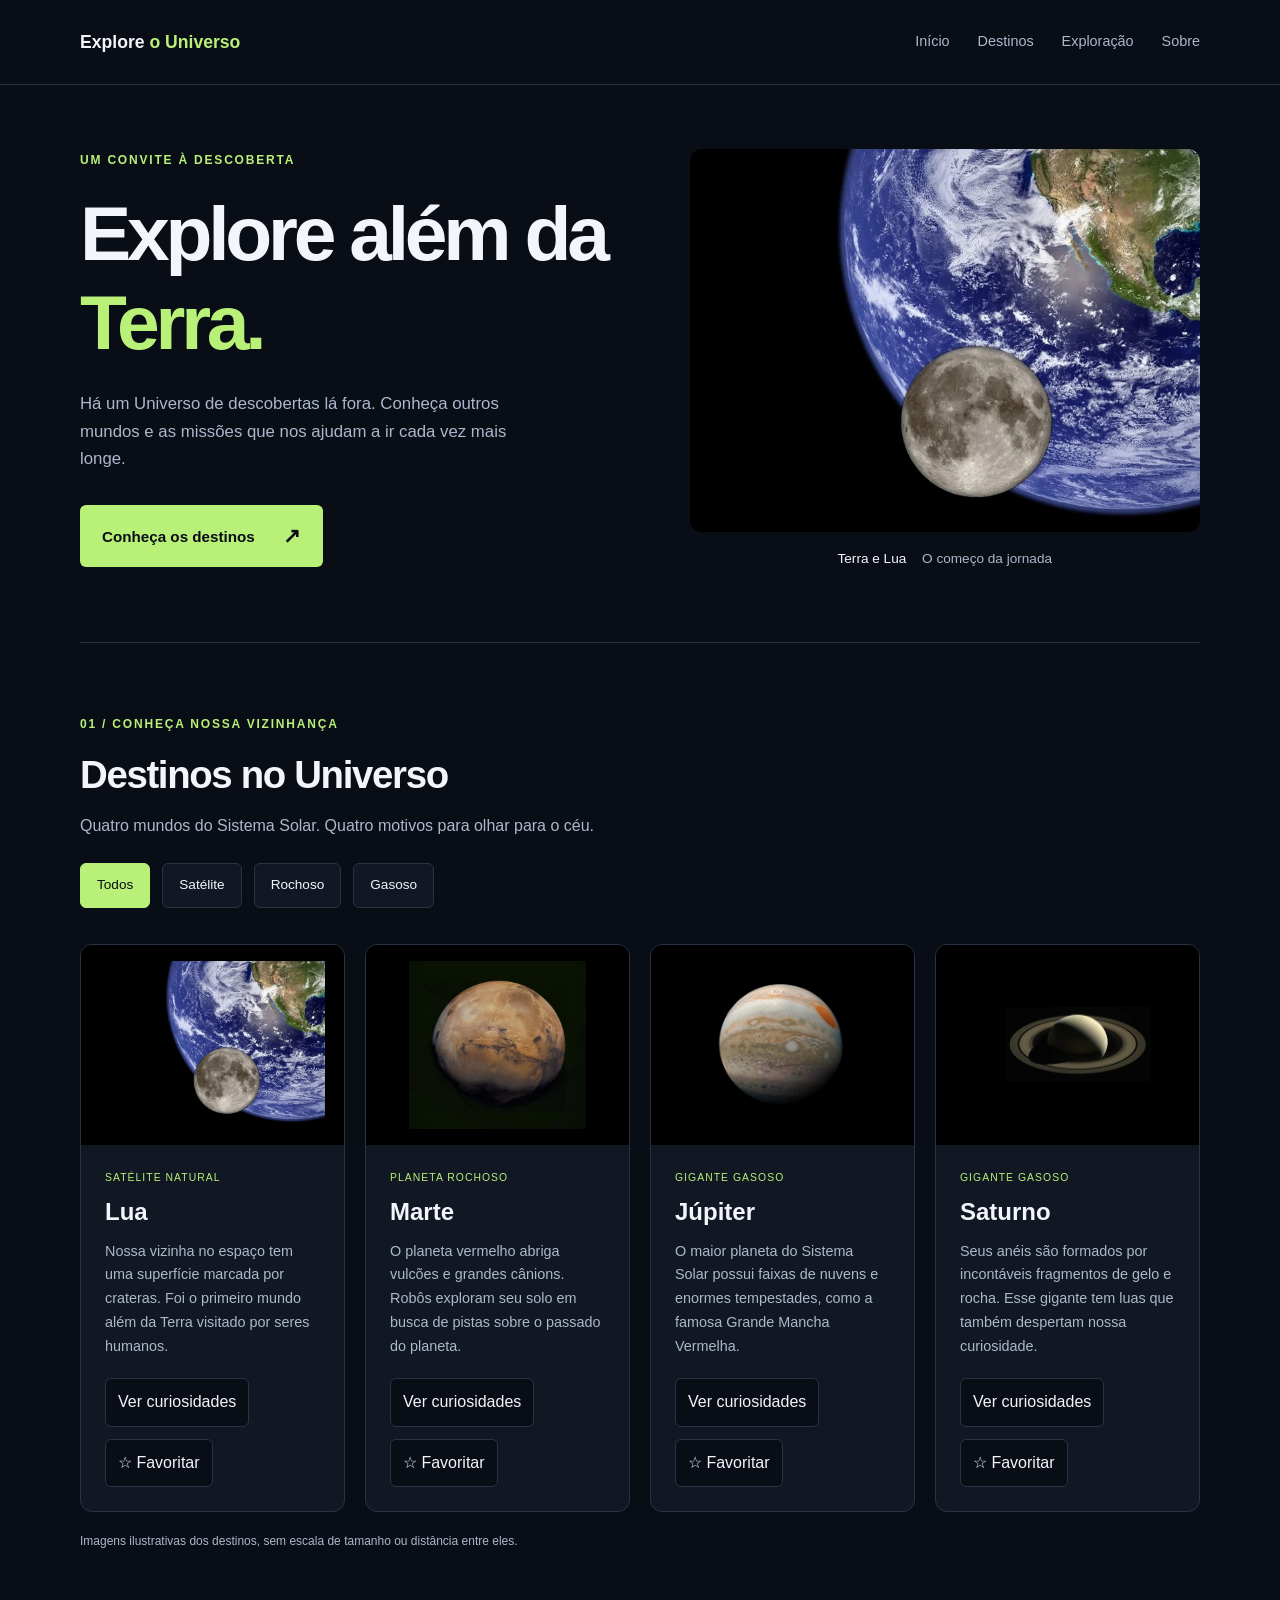
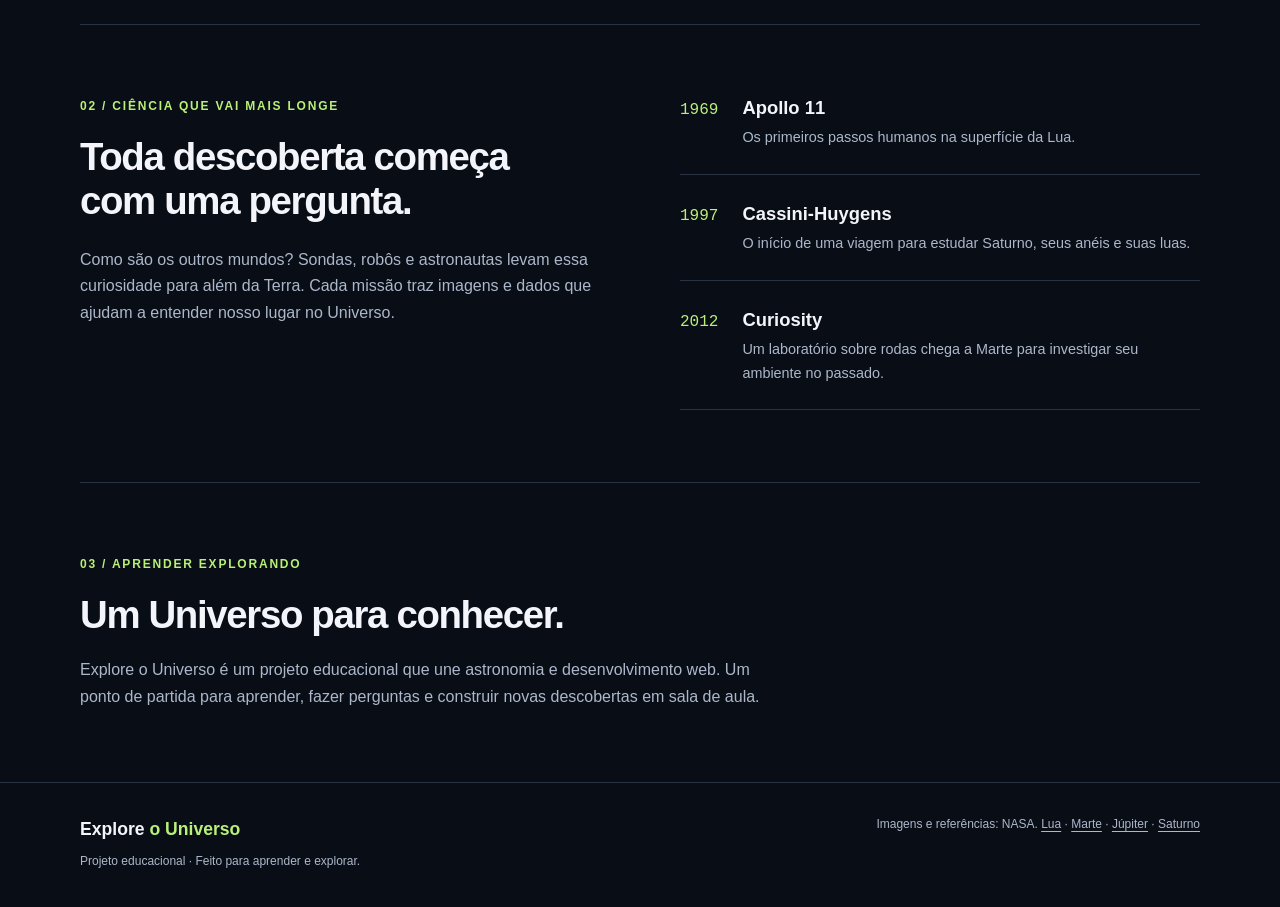
<file: versao3/index.html>
<!DOCTYPE html>
<html lang="pt-BR">
<head>
  <meta charset="UTF-8">
  <meta name="viewport" content="width=device-width, initial-scale=1.0">
  <meta name="description" content="Conheça a Lua, Marte, Júpiter e Saturno e descubra um pouco da história da exploração espacial.">
  <title>Explore o Universo</title>
  <link rel="stylesheet" href="css/estilos.css">
</head>
<body>
  <header class="cabecalho">
    <div class="container cabecalho-conteudo">
      <h1 class="marca"><a href="#inicio">Explore 
        <span>o Universo</span></a></h1>
      
      <button type="button" class="botao-menu" aria-expanded="false" aria-controls="navegacao-principal">
       ☰ Menu
      </button>
      
      
        <nav aria-label="Navegação principal" id="navegacao-principal" class="navegacao-principal">
        <ul class="menu">
          <li><a href="#inicio">Início</a></li>
          <li><a href="#destinos">Destinos</a></li>
          <li><a href="#exploracao">Exploração</a></li>
          <li><a href="#sobre">Sobre</a></li>
        </ul>
      </nav>
    </div>
  </header>

  <main>
    <section class="destaque container" id="inicio" aria-labelledby="titulo-destaque">
      <div class="destaque-texto">
        <p class="etiqueta">Um convite à descoberta</p>
        <h2 id="titulo-destaque">Explore além
da <span>Terra.</span></h2>
        <p class="introducao">Há um Universo de descobertas lá fora. Conheça outros mundos e as missões que nos ajudam a ir cada vez mais longe.</p>
        <a class="botao" href="#destinos">Conheça os destinos <span aria-hidden="true">↗</span></a>
      </div>
      <figure class="destaque-imagem">
        <img src="img/lua.webp" alt="Composição mostrando a Lua em primeiro plano e a Terra ao fundo." width="1000" height="750">
        <figcaption>Terra e Lua <span>O começo da jornada</span></figcaption>
      </figure>
    </section>

    <section class="destinos secao container" id="destinos" aria-labelledby="titulo-destinos">
      <p class="etiqueta">01 / Conheça nossa vizinhança</p>
      <h2 id="titulo-destinos">Destinos no Universo</h2>
      <p class="descricao-secao">Quatro mundos do Sistema Solar. Quatro motivos para olhar para o céu.</p>

      <!--DIV com o papel/finalidade de um grupo de botões -->
      <!-- Usamos o aria-label para descrever/detalhar a finalidade desse grupo de botões -->
      <div class="filtros-destinos" role="group" aria-label="Filtar destinos por categoria">
        <button data-filtro="todos" type="button" class="filtro-ativo" aria-pressed="true">Todos</button>
        <button data-filtro="satelite" type="button" aria-pressed="false">Satélite</button>
        <button data-filtro="rochoso" type="button" aria-pressed="false">Rochoso</button>
        <button data-filtro="gasoso" type="button" aria-pressed="false">Gasoso</button>
        </div>

      <div class="grade-destinos" data-categoria="satelite">
        <article class="card-destino">
          <img src="img/lua.webp" alt="Lua com áreas claras e escuras, em uma composição com a Terra ao fundo." width="760" height="570">
          <div class="card-conteudo">
            <p class="categoria">Satélite natural</p>
            <h3>Lua</h3>
            <p class="descricao-card">Nossa vizinha no espaço tem uma superfície marcada por crateras. Foi o primeiro mundo além da Terra visitado por seres humanos.</p>

            <!-- Atributos aria-* 
             Recursos importantes para sinalizar/avisar ferramentas/tecnologias
             de acessibilidade sobre diferentes estados dos elementos da página -->
            <div class="acoes-card">
              <button type="button" class="botao-curiosidade" aria-expanded="false" aria-controls="curiosidade-lua">
                Ver curiosidades
              </button>
              <button type="button" class="botao-favorito" aria-pressed="false">
                ☆ Favoritar
              </button>
            </div>

            <p class="curiosidade" id="curiosidade-lua" hidden>
              A Lua leva aproximadamente 27 dias para dar uma volta ao redor da Terra.
            </p>
          </div>
        </article>

        <article class="card-destino" data-categoria="rochoso">
          <img src="img/marte.jpg" alt="Marte visto do espaço, com superfície em tons avermelhados." width="506" height="480">
          <div class="card-conteudo">
            <p class="categoria">Planeta rochoso</p>
            <h3>Marte</h3>
            <p class="descricao-card">O planeta vermelho abriga vulcões e grandes cânions. Robôs exploram seu solo em busca de pistas sobre o passado do planeta.</p>

            <div class="acoes-card">
              <button type="button" class="botao-curiosidade" aria-expanded="false" aria-controls="curiosidade-marte">
                Ver curiosidades
              </button>
              <button type="button" class="botao-favorito" aria-pressed="false">
                ☆ Favoritar
              </button>
            </div>

            <p class="curiosidade" id="curiosidade-marte" hidden>
              Um dia em Marte dura cerca de 24 horas e 40 minutos.
            </p>
          </div>
        </article>

        <article class="card-destino" data-categoria="gasoso">
          <img src="img/jupiter.jpg" alt="Júpiter com faixas de nuvens e uma grande tempestade oval." width="750" height="750">
          <div class="card-conteudo">
            <p class="categoria">Gigante gasoso</p>
            <h3>Júpiter</h3>
            <p class="descricao-card">O maior planeta do Sistema Solar possui faixas de nuvens e enormes tempestades, como a famosa Grande Mancha Vermelha.</p>
            <div class="acoes-card">
              <button type="button" class="botao-curiosidade" aria-expanded="false" aria-controls="curiosidade-jupiter">
                Ver curiosidades
              </button>
              <button type="button" class="botao-favorito" aria-pressed="false">
                ☆ Favoritar
              </button>
            </div>
            <p class="curiosidade" id="curiosidade-jupiter" hidden>
              Júpiter leva cerca de 12 anos terrestres para completar uma volta ao redor do Sol.
            </p>
          </div>
        </article>

        <article class="card-destino" data-categoria="gasoso">
          <img src="img/saturno.jpg" alt="Saturno envolvido por seus amplos anéis, contra o fundo escuro do espaço." width="960" height="320">
          <div class="card-conteudo">
            <p class="categoria">Gigante gasoso</p>
            <h3>Saturno</h3>
            <p class="descricao-card">Seus anéis são formados por incontáveis fragmentos de gelo e rocha. Esse gigante tem luas que também despertam nossa curiosidade.</p>

            <div class="acoes-card">
              <button type="button" class="botao-curiosidade" aria-expanded="false" aria-controls="curiosidade-saturno">
                Ver curiosidades
              </button>
              <button type="button" class="botao-favorito" aria-pressed="false">
                ☆ Favoritar
              </button>
            </div>
            <p class="curiosidade" id="curiosidade-saturno" hidden>
              Saturno leva aproximadamente 29 anos terrestres para completar uma volta ao redor do Sol.
            </p>

          </div>
        </article>
      </div>
      <p class="nota">Imagens ilustrativas dos destinos, sem escala de tamanho ou distância entre eles.</p>
    </section>

    <section class="exploracao secao container" id="exploracao" aria-labelledby="titulo-exploracao">
      <div>
        <p class="etiqueta">02 / Ciência que vai mais longe</p>
        <h2 id="titulo-exploracao">Toda descoberta começa com uma pergunta.</h2>
        <p>Como são os outros mundos? Sondas, robôs e astronautas levam essa curiosidade para além da Terra. Cada missão traz imagens e dados que ajudam a entender nosso lugar no Universo.</p>
      </div>
      <ol class="missoes" aria-label="Marcos da exploração espacial">
        <li><span class="ano">1969</span><div><h3>Apollo 11</h3><p>Os primeiros passos humanos na superfície da Lua.</p></div></li>
        <li><span class="ano">1997</span><div><h3>Cassini-Huygens</h3><p>O início de uma viagem para estudar Saturno, seus anéis e suas luas.</p></div></li>
        <li><span class="ano">2012</span><div><h3>Curiosity</h3><p>Um laboratório sobre rodas chega a Marte para investigar seu ambiente no passado.</p></div></li>
      </ol>
    </section>

    <section class="sobre secao container" id="sobre" aria-labelledby="titulo-sobre">
      <p class="etiqueta">03 / Aprender explorando</p>
      <h2 id="titulo-sobre">Um Universo para conhecer.</h2>
      <p>Explore o Universo é um projeto educacional que une astronomia e desenvolvimento web. Um ponto de partida para aprender, fazer perguntas e construir novas descobertas em sala de aula.</p>
    </section>
  </main>

  <footer class="rodape">
    <div class="container rodape-conteudo">
      <div><p class="marca">Explore <span>o Universo</span></p><p class="texto-rodape">Projeto educacional · Feito para aprender e explorar.</p></div>
      <p class="creditos">Imagens e referências: NASA.

        <a href="https://science.nasa.gov/moon/">Lua</a> ·
        <a href="https://science.nasa.gov/mars/">Marte</a> ·
        <a href="https://science.nasa.gov/jupiter/">Júpiter</a> ·
        <a href="https://science.nasa.gov/saturn/">Saturno</a>
      </p>
    </div>
  </footer>

  <script src="js/script.js"></script>  

</body>
</html>
</file>
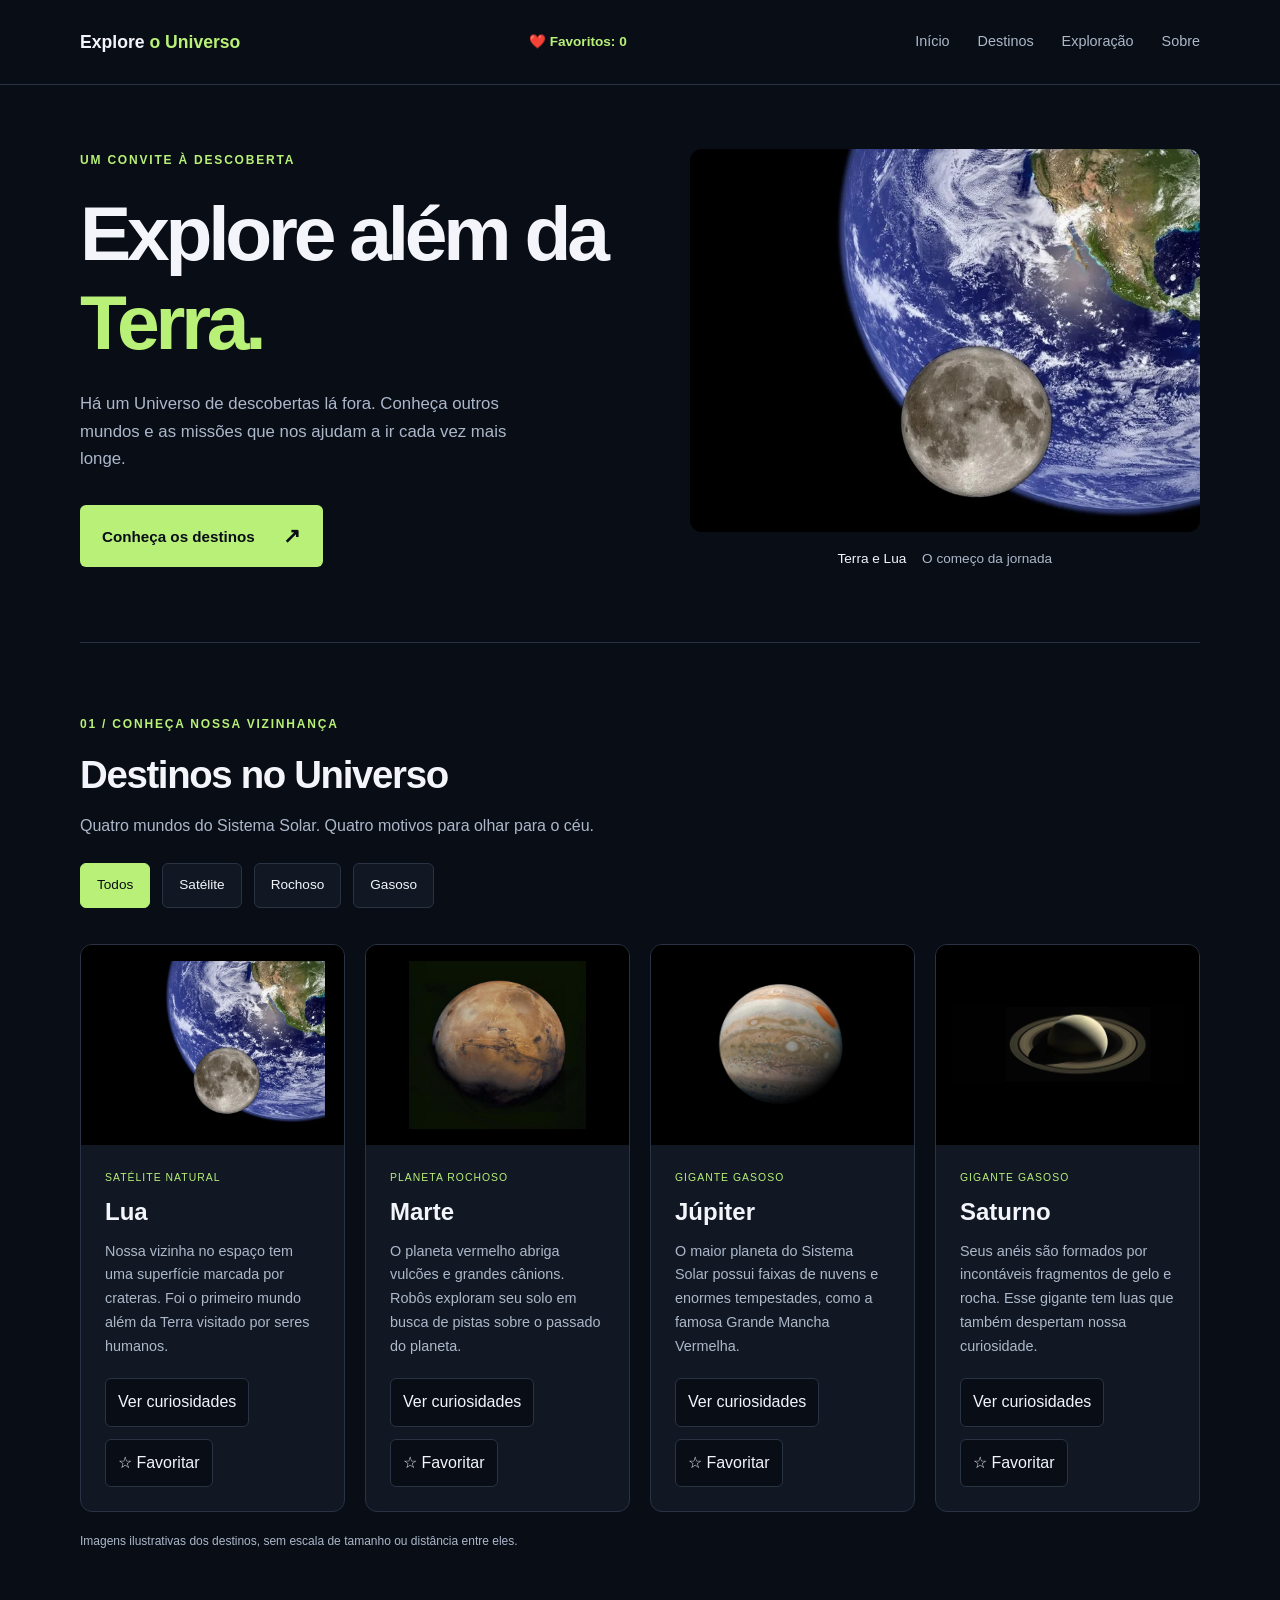
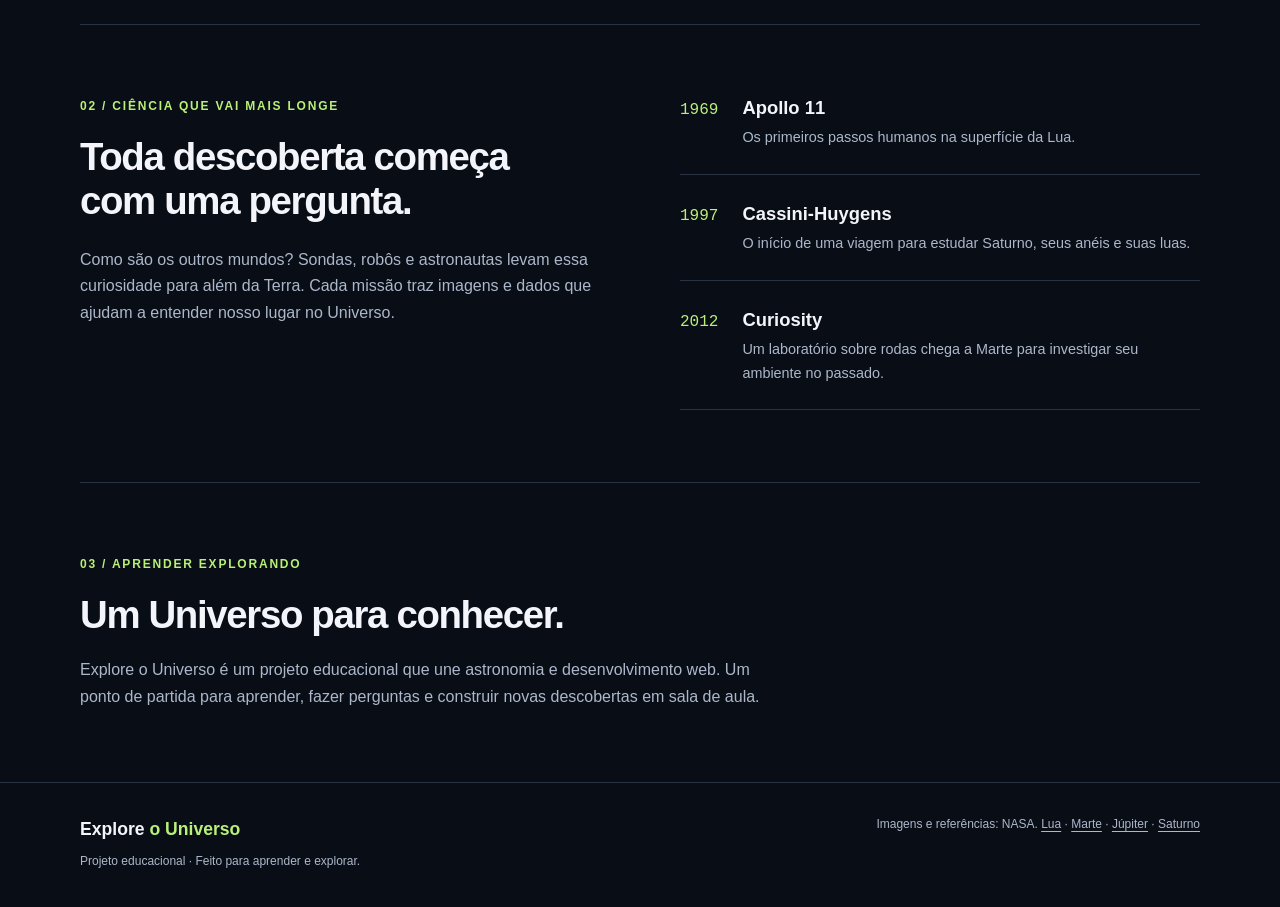
<file: versao4/index.html>
<!DOCTYPE html>
<html lang="pt-BR">
<head>
  <meta charset="UTF-8">
  <meta name="viewport" content="width=device-width, initial-scale=1.0">
  <meta name="description" content="Conheça a Lua, Marte, Júpiter e Saturno e descubra um pouco da história da exploração espacial.">
  <title>Explore o Universo</title>
  <link rel="stylesheet" href="css/estilos.css">
</head>
<body>
  <header class="cabecalho">
    <div class="container cabecalho-conteudo">
      <h1 class="marca"><a href="#inicio">Explore 
        <span>o Universo</span></a></h1>
      
        <p class="contador-favoritos">
        ❤️ Favoritos: <span id="quantidade-favoritos">0</span>        
        </p>
      <button type="button" class="botao-menu" aria-expanded="false" aria-controls="navegacao-principal">
       ☰ Menu
      </button>
      
      
        <nav aria-label="Navegação principal" id="navegacao-principal" class="navegacao-principal">
        <ul class="menu">
          <li><a href="#inicio">Início</a></li>
          <li><a href="#destinos">Destinos</a></li>
          <li><a href="#exploracao">Exploração</a></li>
          <li><a href="#sobre">Sobre</a></li>
        </ul>
      </nav>
    </div>
  </header>

  <main>
    <section class="destaque container" id="inicio" aria-labelledby="titulo-destaque">
      <div class="destaque-texto">
        <p class="etiqueta">Um convite à descoberta</p>
        <h2 id="titulo-destaque">Explore além
da <span>Terra.</span></h2>
        <p class="introducao">Há um Universo de descobertas lá fora. Conheça outros mundos e as missões que nos ajudam a ir cada vez mais longe.</p>
        <a class="botao" href="#destinos">Conheça os destinos <span aria-hidden="true">↗</span></a>
      </div>
      <figure class="destaque-imagem">
        <img src="img/lua.webp" alt="Composição mostrando a Lua em primeiro plano e a Terra ao fundo." width="1000" height="750">
        <figcaption>Terra e Lua <span>O começo da jornada</span></figcaption>
      </figure>
    </section>

    <section class="destinos secao container" id="destinos" aria-labelledby="titulo-destinos">
      <p class="etiqueta">01 / Conheça nossa vizinhança</p>
      <h2 id="titulo-destinos">Destinos no Universo</h2>
      <p class="descricao-secao">Quatro mundos do Sistema Solar. Quatro motivos para olhar para o céu.</p>

      <!--DIV com o papel/finalidade de um grupo de botões -->
      <!-- Usamos o aria-label para descrever/detalhar a finalidade desse grupo de botões -->
      <div class="filtros-destinos" role="group" aria-label="Filtar destinos por categoria">
        <button data-filtro="todos" type="button" class="filtro-ativo" aria-pressed="true">Todos</button>
        <button data-filtro="satelite" type="button" aria-pressed="false">Satélite</button>
        <button data-filtro="rochoso" type="button" aria-pressed="false">Rochoso</button>
        <button data-filtro="gasoso" type="button" aria-pressed="false">Gasoso</button>
        </div>

      <div class="grade-destinos" data-categoria="satelite">
        <article class="card-destino">
          <img src="img/lua.webp" alt="Lua com áreas claras e escuras, em uma composição com a Terra ao fundo." width="760" height="570">
          <div class="card-conteudo">
            <p class="categoria">Satélite natural</p>
            <h3>Lua</h3>
            <p class="descricao-card">Nossa vizinha no espaço tem uma superfície marcada por crateras. Foi o primeiro mundo além da Terra visitado por seres humanos.</p>

            <!-- Atributos aria-* 
             Recursos importantes para sinalizar/avisar ferramentas/tecnologias
             de acessibilidade sobre diferentes estados dos elementos da página -->
            <div class="acoes-card">
              <button type="button" class="botao-curiosidade" aria-expanded="false" aria-controls="curiosidade-lua">
                Ver curiosidades
              </button>
              <button type="button" class="botao-favorito" aria-pressed="false">
                ☆ Favoritar
              </button>
            </div>

            <p class="curiosidade" id="curiosidade-lua" hidden>
              A Lua leva aproximadamente 27 dias para dar uma volta ao redor da Terra.
            </p>
          </div>
        </article>

        <article class="card-destino" data-categoria="rochoso">
          <img src="img/marte.jpg" alt="Marte visto do espaço, com superfície em tons avermelhados." width="506" height="480">
          <div class="card-conteudo">
            <p class="categoria">Planeta rochoso</p>
            <h3>Marte</h3>
            <p class="descricao-card">O planeta vermelho abriga vulcões e grandes cânions. Robôs exploram seu solo em busca de pistas sobre o passado do planeta.</p>

            <div class="acoes-card">
              <button type="button" class="botao-curiosidade" aria-expanded="false" aria-controls="curiosidade-marte">
                Ver curiosidades
              </button>
              <button type="button" class="botao-favorito" aria-pressed="false">
                ☆ Favoritar
              </button>
            </div>

            <p class="curiosidade" id="curiosidade-marte" hidden>
              Um dia em Marte dura cerca de 24 horas e 40 minutos.
            </p>
          </div>
        </article>

        <article class="card-destino" data-categoria="gasoso">
          <img src="img/jupiter.jpg" alt="Júpiter com faixas de nuvens e uma grande tempestade oval." width="750" height="750">
          <div class="card-conteudo">
            <p class="categoria">Gigante gasoso</p>
            <h3>Júpiter</h3>
            <p class="descricao-card">O maior planeta do Sistema Solar possui faixas de nuvens e enormes tempestades, como a famosa Grande Mancha Vermelha.</p>
            <div class="acoes-card">
              <button type="button" class="botao-curiosidade" aria-expanded="false" aria-controls="curiosidade-jupiter">
                Ver curiosidades
              </button>
              <button type="button" class="botao-favorito" aria-pressed="false">
                ☆ Favoritar
              </button>
            </div>
            <p class="curiosidade" id="curiosidade-jupiter" hidden>
              Júpiter leva cerca de 12 anos terrestres para completar uma volta ao redor do Sol.
            </p>
          </div>
        </article>

        <article class="card-destino" data-categoria="gasoso">
          <img src="img/saturno.jpg" alt="Saturno envolvido por seus amplos anéis, contra o fundo escuro do espaço." width="960" height="320">
          <div class="card-conteudo">
            <p class="categoria">Gigante gasoso</p>
            <h3>Saturno</h3>
            <p class="descricao-card">Seus anéis são formados por incontáveis fragmentos de gelo e rocha. Esse gigante tem luas que também despertam nossa curiosidade.</p>

            <div class="acoes-card">
              <button type="button" class="botao-curiosidade" aria-expanded="false" aria-controls="curiosidade-saturno">
                Ver curiosidades
              </button>
              <button type="button" class="botao-favorito" aria-pressed="false">
                ☆ Favoritar
              </button>
            </div>
            <p class="curiosidade" id="curiosidade-saturno" hidden>
              Saturno leva aproximadamente 29 anos terrestres para completar uma volta ao redor do Sol.
            </p>

          </div>
        </article>
      </div>
      <p class="nota">Imagens ilustrativas dos destinos, sem escala de tamanho ou distância entre eles.</p>
    </section>

    <section class="exploracao secao container" id="exploracao" aria-labelledby="titulo-exploracao">
      <div>
        <p class="etiqueta">02 / Ciência que vai mais longe</p>
        <h2 id="titulo-exploracao">Toda descoberta começa com uma pergunta.</h2>
        <p>Como são os outros mundos? Sondas, robôs e astronautas levam essa curiosidade para além da Terra. Cada missão traz imagens e dados que ajudam a entender nosso lugar no Universo.</p>
      </div>
      <ol class="missoes" aria-label="Marcos da exploração espacial">
        <li><span class="ano">1969</span><div><h3>Apollo 11</h3><p>Os primeiros passos humanos na superfície da Lua.</p></div></li>
        <li><span class="ano">1997</span><div><h3>Cassini-Huygens</h3><p>O início de uma viagem para estudar Saturno, seus anéis e suas luas.</p></div></li>
        <li><span class="ano">2012</span><div><h3>Curiosity</h3><p>Um laboratório sobre rodas chega a Marte para investigar seu ambiente no passado.</p></div></li>
      </ol>
    </section>

    <section class="sobre secao container" id="sobre" aria-labelledby="titulo-sobre">
      <p class="etiqueta">03 / Aprender explorando</p>
      <h2 id="titulo-sobre">Um Universo para conhecer.</h2>
      <p>Explore o Universo é um projeto educacional que une astronomia e desenvolvimento web. Um ponto de partida para aprender, fazer perguntas e construir novas descobertas em sala de aula.</p>
    </section>
  </main>

  <footer class="rodape">
    <div class="container rodape-conteudo">
      <div><p class="marca">Explore <span>o Universo</span></p><p class="texto-rodape">Projeto educacional · Feito para aprender e explorar.</p></div>
      <p class="creditos">Imagens e referências: NASA.

        <a href="https://science.nasa.gov/moon/">Lua</a> ·
        <a href="https://science.nasa.gov/mars/">Marte</a> ·
        <a href="https://science.nasa.gov/jupiter/">Júpiter</a> ·
        <a href="https://science.nasa.gov/saturn/">Saturno</a>
      </p>
    </div>
  </footer>

  <script src="js/script.js"></script>  

</body>
</html>
</file>
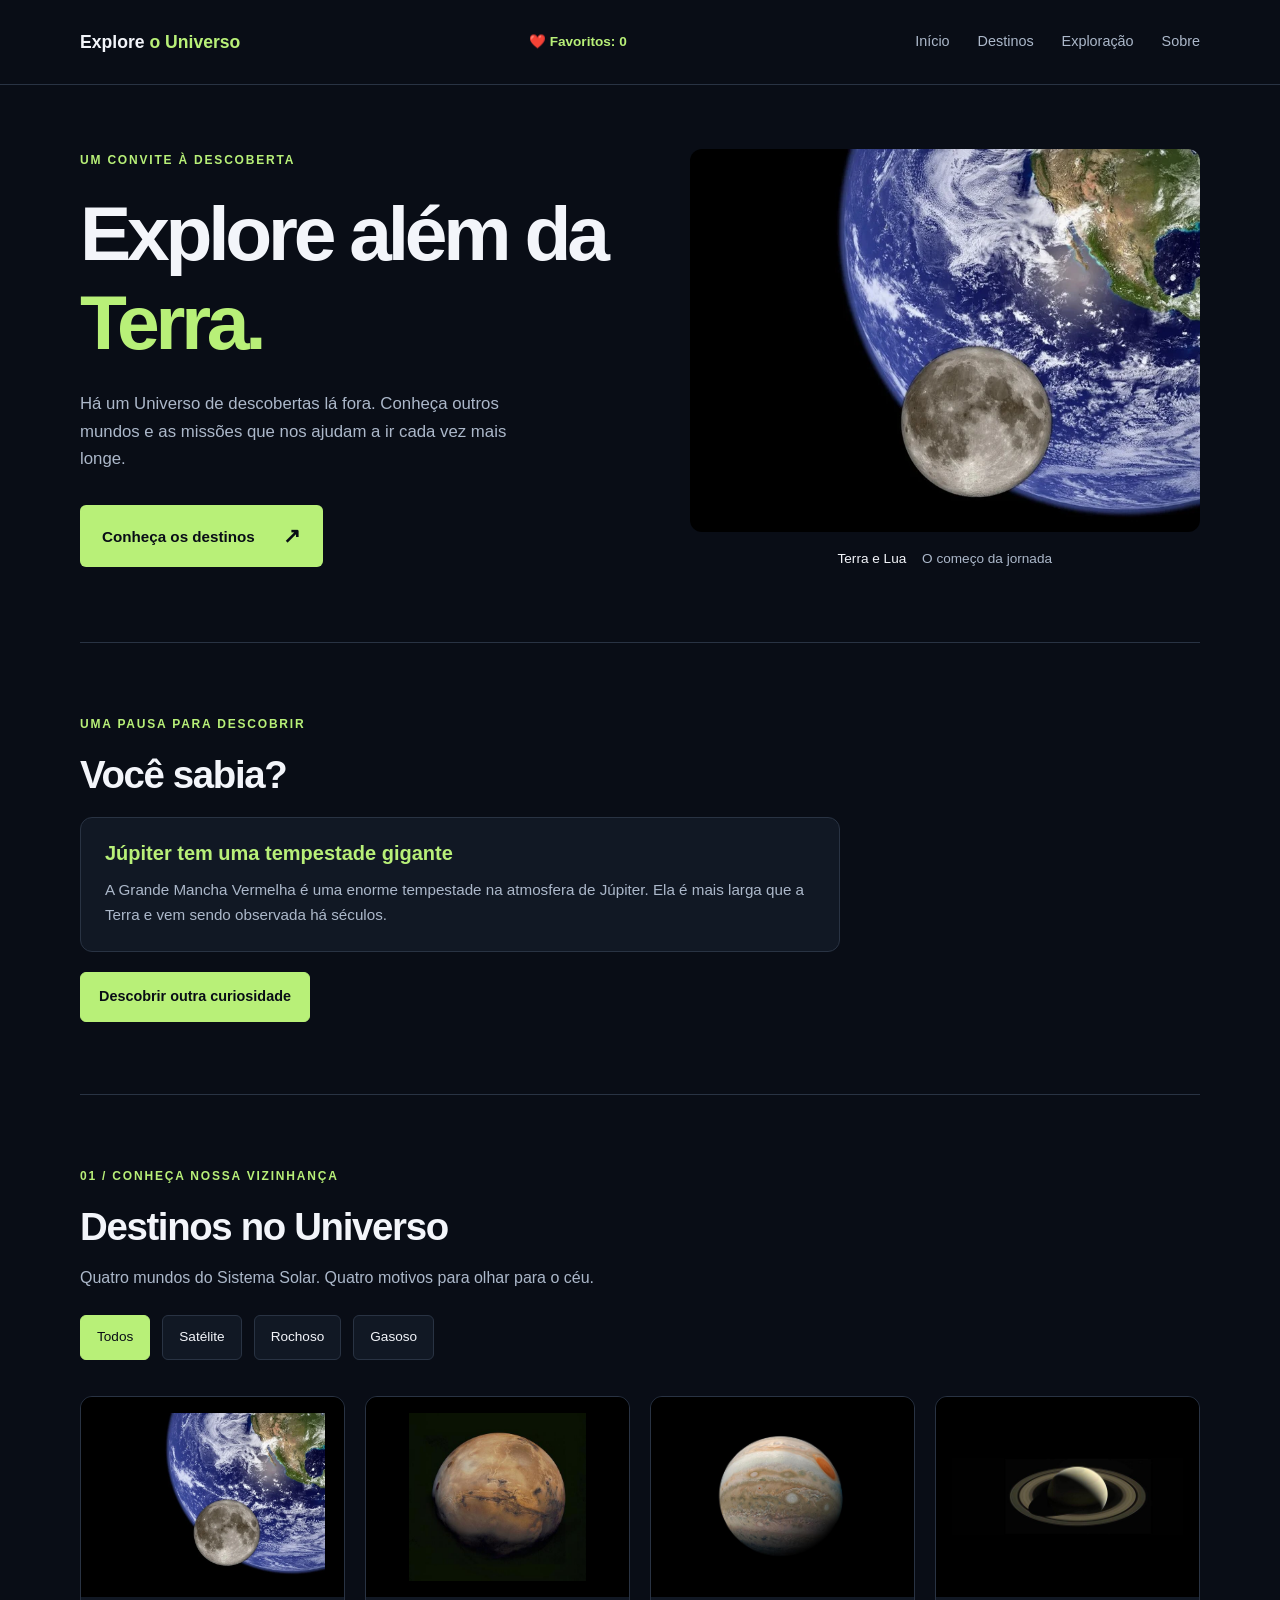
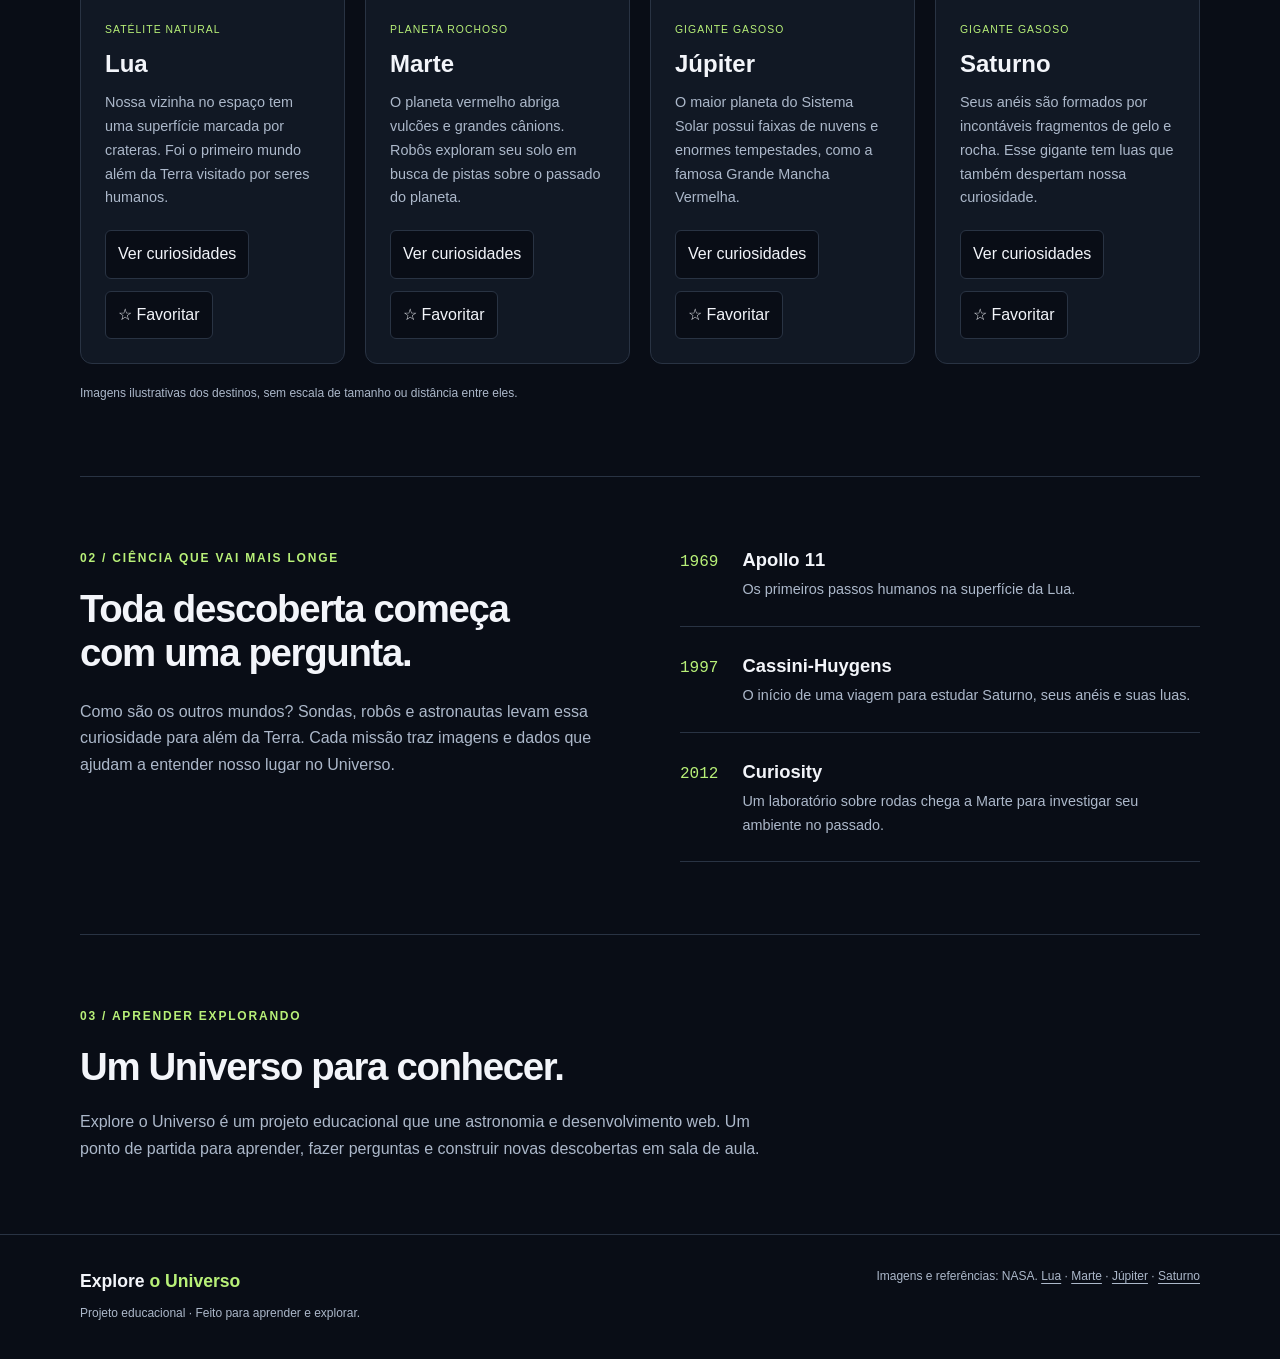
<file: versao5/index.html>
<!DOCTYPE html>
<html lang="pt-BR">
<head>
  <meta charset="UTF-8">
  <meta name="viewport" content="width=device-width, initial-scale=1.0">
  <meta name="description" content="Conheça a Lua, Marte, Júpiter e Saturno e descubra um pouco da história da exploração espacial.">
  <title>Explore o Universo</title>
  <link rel="stylesheet" href="css/estilos.css">
</head>
<body>
  <header class="cabecalho">
    <div class="container cabecalho-conteudo">
      <h1 class="marca"><a href="#inicio">Explore 
        <span>o Universo</span></a></h1>
      
        <p class="contador-favoritos">
        ❤️ Favoritos: <span id="quantidade-favoritos">0</span>        
        </p>
      <button type="button" class="botao-menu" aria-expanded="false" aria-controls="navegacao-principal">
       ☰ Menu
      </button>
      
      
        <nav aria-label="Navegação principal" id="navegacao-principal" class="navegacao-principal">
        <ul class="menu">
          <li><a href="#inicio">Início</a></li>
          <li><a href="#destinos">Destinos</a></li>
          <li><a href="#exploracao">Exploração</a></li>
          <li><a href="#sobre">Sobre</a></li>
        </ul>
      </nav>
    </div>
  </header>

  <main>
    <section class="destaque container" id="inicio" aria-labelledby="titulo-destaque">
      <div class="destaque-texto">
        <p class="etiqueta">Um convite à descoberta</p>
        <h2 id="titulo-destaque">Explore além
da <span>Terra.</span></h2>
        <p class="introducao">Há um Universo de descobertas lá fora. Conheça outros mundos e as missões que nos ajudam a ir cada vez mais longe.</p>
        <a class="botao" href="#destinos">Conheça os destinos <span aria-hidden="true">↗</span></a>
      </div>
      <figure class="destaque-imagem">
        <img src="img/lua.webp" alt="Composição mostrando a Lua em primeiro plano e a Terra ao fundo." width="1000" height="750">
        <figcaption>Terra e Lua <span>O começo da jornada</span></figcaption>
      </figure>
    </section>

    <section class="curiosidade-universo secao container" aria-labelledby="titulo-secao-curiosidade">

      <p class="etiqueta">Uma pausa para descobrir</p>
      <h2 id="titulo-secao-curiosidade">Você sabia?</h2>

      <div class="painel-curiosidade">
        <h3 id="titulo-curiosidade-aleatoria"></h3>
        <p id="explicacao-curiosidade-aleatoria"></p>
        </div>

        <button type="button" class="botao-curiosidade-aleatoria">
          Descobrir outra curiosidade
        </button>
      </section>



    <section class="destinos secao container" id="destinos" aria-labelledby="titulo-destinos">
      <p class="etiqueta">01 / Conheça nossa vizinhança</p>
      <h2 id="titulo-destinos">Destinos no Universo</h2>
      <p class="descricao-secao">Quatro mundos do Sistema Solar. Quatro motivos para olhar para o céu.</p>

      <!--DIV com o papel/finalidade de um grupo de botões -->
      <!-- Usamos o aria-label para descrever/detalhar a finalidade desse grupo de botões -->
      <div class="filtros-destinos" role="group" aria-label="Filtar destinos por categoria">
        <button data-filtro="todos" type="button" class="filtro-ativo" aria-pressed="true">Todos</button>
        <button data-filtro="satelite" type="button" aria-pressed="false">Satélite</button>
        <button data-filtro="rochoso" type="button" aria-pressed="false">Rochoso</button>
        <button data-filtro="gasoso" type="button" aria-pressed="false">Gasoso</button>
        </div>

      <div class="grade-destinos" data-categoria="satelite">
        <article class="card-destino">
          <img src="img/lua.webp" alt="Lua com áreas claras e escuras, em uma composição com a Terra ao fundo." width="760" height="570">
          <div class="card-conteudo">
            <p class="categoria">Satélite natural</p>
            <h3>Lua</h3>
            <p class="descricao-card">Nossa vizinha no espaço tem uma superfície marcada por crateras. Foi o primeiro mundo além da Terra visitado por seres humanos.</p>

            <!-- Atributos aria-* 
             Recursos importantes para sinalizar/avisar ferramentas/tecnologias
             de acessibilidade sobre diferentes estados dos elementos da página -->
            <div class="acoes-card">
              <button type="button" class="botao-curiosidade" aria-expanded="false" aria-controls="curiosidade-lua">
                Ver curiosidades
              </button>
              <button type="button" class="botao-favorito" aria-pressed="false">
                ☆ Favoritar
              </button>
            </div>

            <p class="curiosidade" id="curiosidade-lua" hidden>
              A Lua leva aproximadamente 27 dias para dar uma volta ao redor da Terra.
            </p>
          </div>
        </article>

        <article class="card-destino" data-categoria="rochoso">
          <img src="img/marte.jpg" alt="Marte visto do espaço, com superfície em tons avermelhados." width="506" height="480">
          <div class="card-conteudo">
            <p class="categoria">Planeta rochoso</p>
            <h3>Marte</h3>
            <p class="descricao-card">O planeta vermelho abriga vulcões e grandes cânions. Robôs exploram seu solo em busca de pistas sobre o passado do planeta.</p>

            <div class="acoes-card">
              <button type="button" class="botao-curiosidade" aria-expanded="false" aria-controls="curiosidade-marte">
                Ver curiosidades
              </button>
              <button type="button" class="botao-favorito" aria-pressed="false">
                ☆ Favoritar
              </button>
            </div>

            <p class="curiosidade" id="curiosidade-marte" hidden>
              Um dia em Marte dura cerca de 24 horas e 40 minutos.
            </p>
          </div>
        </article>

        <article class="card-destino" data-categoria="gasoso">
          <img src="img/jupiter.jpg" alt="Júpiter com faixas de nuvens e uma grande tempestade oval." width="750" height="750">
          <div class="card-conteudo">
            <p class="categoria">Gigante gasoso</p>
            <h3>Júpiter</h3>
            <p class="descricao-card">O maior planeta do Sistema Solar possui faixas de nuvens e enormes tempestades, como a famosa Grande Mancha Vermelha.</p>
            <div class="acoes-card">
              <button type="button" class="botao-curiosidade" aria-expanded="false" aria-controls="curiosidade-jupiter">
                Ver curiosidades
              </button>
              <button type="button" class="botao-favorito" aria-pressed="false">
                ☆ Favoritar
              </button>
            </div>
            <p class="curiosidade" id="curiosidade-jupiter" hidden>
              Júpiter leva cerca de 12 anos terrestres para completar uma volta ao redor do Sol.
            </p>
          </div>
        </article>

        <article class="card-destino" data-categoria="gasoso">
          <img src="img/saturno.jpg" alt="Saturno envolvido por seus amplos anéis, contra o fundo escuro do espaço." width="960" height="320">
          <div class="card-conteudo">
            <p class="categoria">Gigante gasoso</p>
            <h3>Saturno</h3>
            <p class="descricao-card">Seus anéis são formados por incontáveis fragmentos de gelo e rocha. Esse gigante tem luas que também despertam nossa curiosidade.</p>

            <div class="acoes-card">
              <button type="button" class="botao-curiosidade" aria-expanded="false" aria-controls="curiosidade-saturno">
                Ver curiosidades
              </button>
              <button type="button" class="botao-favorito" aria-pressed="false">
                ☆ Favoritar
              </button>
            </div>
            <p class="curiosidade" id="curiosidade-saturno" hidden>
              Saturno leva aproximadamente 29 anos terrestres para completar uma volta ao redor do Sol.
            </p>

          </div>
        </article>
      </div>
      <p class="nota">Imagens ilustrativas dos destinos, sem escala de tamanho ou distância entre eles.</p>
    </section>

    <section class="exploracao secao container" id="exploracao" aria-labelledby="titulo-exploracao">
      <div>
        <p class="etiqueta">02 / Ciência que vai mais longe</p>
        <h2 id="titulo-exploracao">Toda descoberta começa com uma pergunta.</h2>
        <p>Como são os outros mundos? Sondas, robôs e astronautas levam essa curiosidade para além da Terra. Cada missão traz imagens e dados que ajudam a entender nosso lugar no Universo.</p>
      </div>
      <ol class="missoes" aria-label="Marcos da exploração espacial">
        <li><span class="ano">1969</span><div><h3>Apollo 11</h3><p>Os primeiros passos humanos na superfície da Lua.</p></div></li>
        <li><span class="ano">1997</span><div><h3>Cassini-Huygens</h3><p>O início de uma viagem para estudar Saturno, seus anéis e suas luas.</p></div></li>
        <li><span class="ano">2012</span><div><h3>Curiosity</h3><p>Um laboratório sobre rodas chega a Marte para investigar seu ambiente no passado.</p></div></li>
      </ol>
    </section>

    <section class="sobre secao container" id="sobre" aria-labelledby="titulo-sobre">
      <p class="etiqueta">03 / Aprender explorando</p>
      <h2 id="titulo-sobre">Um Universo para conhecer.</h2>
      <p>Explore o Universo é um projeto educacional que une astronomia e desenvolvimento web. Um ponto de partida para aprender, fazer perguntas e construir novas descobertas em sala de aula.</p>
    </section>
  </main>

  <footer class="rodape">
    <div class="container rodape-conteudo">
      <div><p class="marca">Explore <span>o Universo</span></p><p class="texto-rodape">Projeto educacional · Feito para aprender e explorar.</p></div>
      <p class="creditos">Imagens e referências: NASA.

        <a href="https://science.nasa.gov/moon/">Lua</a> ·
        <a href="https://science.nasa.gov/mars/">Marte</a> ·
        <a href="https://science.nasa.gov/jupiter/">Júpiter</a> ·
        <a href="https://science.nasa.gov/saturn/">Saturno</a>
      </p>
    </div>
  </footer>

  <script src="js/script.js"></script>  

</body>
</html>
</file>
<file: atividade-javascript-final/css/estilos.css>
﻿* {
    box-sizing: border-box;
}

:root {
    color-scheme: light;
    font-family: Arial, sans-serif;
    color: #203047;
    background-color: #f3f6fb;
    font-synthesis: none;
    text-rendering: optimizeLegibility;
}

body {
    min-width: 320px;
    margin: 0;
}

button,
a {
    font: inherit;
}

a {
    color: inherit;
}

button:focus-visible,
a:focus-visible {
    outline: 3px solid #f5b942;
    outline-offset: 3px;
}

.cabecalho {
    color: #ffffff;
    background: linear-gradient(130deg, #173b66, #245b78);
}

.cabecalho-conteudo {
    width: min(100% - 32px, 540px);
    margin: 0 auto;
    padding: 12px 0;
}

.cabecalho-apresentacao {
    max-width: 700px;
}

.cabecalho-etiqueta,
.secao-etiqueta {
    margin: 0 0 8px;
    font-size: 0.78rem;
    font-weight: 700;
    letter-spacing: 0.1em;
    text-transform: uppercase;
}

.cabecalho-etiqueta {
    color: #c7e8f3;
}

.cabecalho h1 {
    margin: 0;
    font-size: 1.5rem;
    line-height: 1.12;
}

.cabecalho-descricao {
    max-width: 550px;
    margin: 7px 0 0;
    color: #e4f1f5;
    font-size: 0.7rem;
    line-height: 1.4;
}

.navegacao {
    display: flex;
    margin-top: 8px;
}

.menu-navegacao {
    display: flex;
    flex-wrap: wrap;
    align-items: center;
    gap: 6px;
}

.menu-navegacao a {
    border-radius: 7px;
    padding: 9px 12px;
    color: #ffffff;
    text-decoration: none;
}

.menu-navegacao a:hover {
    background-color: rgb(255 255 255 / 14%);
}

.conteudo {
    width: min(100% - 32px, 540px);
    margin: 18px auto 40px;
}

.resumo,
.motivacao {
    display: flex;
    flex-direction: column;
    align-items: flex-start;
    gap: 16px;
    border-radius: 14px;
    padding: 21px;
}

.resumo {
    border: 1px solid #dce6ef;
    background-color: #ffffff;
}

.secao-etiqueta {
    color: #356477;
}

.resumo h2,
.secao-tarefas h2,
.motivacao h2 {
    margin: 0;
    color: #203047;
    font-size: 1.45rem;
}

.resumo-orientacao {
    margin: 8px 0 0;
    color: #52647a;
    line-height: 1.5;
}

.contador {
    margin: 0;
    border-radius: 999px;
    padding: 12px 17px;
    color: #173b66;
    background-color: #e8f2f7;
    font-weight: 700;
}

.secao-tarefas {
    margin-top: 38px;
}

.secao-cabecalho {
    display: flex;
    flex-direction: column;
    align-items: flex-start;
    gap: 8px;
    margin-bottom: 18px;
}

.secao-dica {
    margin: 0 0 2px;
    color: #52647a;
    line-height: 1.5;
}

.lista-tarefas {
    display: flex;
    flex-direction: column;
    gap: 18px;
}

.tarefa {
    display: flex;
    min-height: 230px;
    flex-direction: column;
    align-items: flex-start;
    border: 1px solid #dce6ef;
    border-left: 6px solid #718096;
    border-radius: 12px;
    padding: 20px;
    background-color: #ffffff;
    box-shadow: 0 4px 14px rgb(32 48 71 / 5%);
}

.tarefa-pendente {
    border-left-color: #b45309;
}

.tarefa-andamento {
    border-left-color: #1d4ed8;
}

.tarefa-concluida {
    border-left-color: #15803d;
}

.tarefa-cabecalho {
    display: flex;
    width: 100%;
    align-items: center;
    justify-content: space-between;
    gap: 12px;
}

.tarefa-numero {
    color: #52647a;
    font-size: 0.8rem;
    font-weight: 700;
    letter-spacing: 0.06em;
    text-transform: uppercase;
}

.indicador-estado {
    border-radius: 999px;
    padding: 5px 10px;
    font-size: 0.8rem;
    font-weight: 700;
}

.estado-pendente {
    color: #7c2d12;
    background-color: #ffedd5;
}

.estado-andamento {
    color: #1e3a8a;
    background-color: #dbeafe;
}

.estado-concluida {
    color: #14532d;
    background-color: #dcfce7;
}

.tarefa h3 {
    margin: 19px 0 7px;
    color: #203047;
    font-size: 1.15rem;
    line-height: 1.35;
}

.tarefa p {
    margin: 0 0 18px;
    color: #52647a;
    line-height: 1.55;
}

.botao-avancar,
.botao-motivacao {
    border: 0;
    border-radius: 8px;
    padding: 10px 14px;
    color: #ffffff;
    background-color: #245b78;
    font-weight: 700;
    cursor: pointer;
    transition: background-color 150ms ease, transform 150ms ease;
}

.botao-avancar {
    margin-top: auto;
}

.botao-avancar:hover,
.botao-motivacao:hover {
    background-color: #173b66;
    transform: translateY(-1px);
}

.motivacao {
    margin-top: 30px;
    background-color: #e8f2f7;
}

.motivacao .secao-etiqueta {
    color: #245b78;
}

.mensagem-motivacional {
    margin: 10px 0 0;
    color: #364a60;
    font-size: 1.05rem;
    line-height: 1.55;
}

.rodape {
    padding: 22px 20px;
    color: #e4f1f5;
    background-color: #173b66;
    text-align: center;
}

.rodape p {
    margin: 0;
}

@media (min-width: 701px) {
    .cabecalho-conteudo,
    .conteudo {
        width: min(1100px, calc(100% - 40px));
    }

    .cabecalho-conteudo {
        display: flex;
        align-items: center;
        justify-content: space-between;
        gap: 24px;
        padding: 10px 0;
    }

    .navegacao {
        justify-content: flex-end;
        margin-top: 0;
    }

    .menu-navegacao {
        gap: 10px;
    }

    .menu-navegacao a {
        padding: 9px 12px;
    }

    .conteudo {
        margin-top: 32px;
    }

    .resumo,
    .motivacao {
        flex-direction: row;
        align-items: center;
        justify-content: space-between;
        gap: 24px;
        padding: 24px 28px;
    }

    .contador,
    .botao-motivacao {
        flex-shrink: 0;
    }

    .secao-cabecalho {
        flex-direction: row;
        align-items: flex-end;
        justify-content: space-between;
        gap: 20px;
    }

    .lista-tarefas {
        flex-direction: row;
        flex-wrap: wrap;
    }

    .tarefa {
        flex: 1 1 calc(50% - 9px);
    }
}

@media (prefers-reduced-motion: reduce) {
    *,
    *::before,
    *::after {
        scroll-behavior: auto !important;
        transition-duration: 0.01ms !important;
    }
}
</file>
<file: exercicio04-javascript/css/estilos.css>
/* Configurações gerais */

* {
    box-sizing: border-box;
}

body {
    margin: 0;
    font-family: Arial, sans-serif;
    background-color: #f2f4f8;
    color: #202938;
}


/* Cabeçalho */

header {
    background-color: #172554;
    color: white;
    text-align: center;
    padding: 2rem 1rem;
}

header h1 {
    margin-top: 0;
}


/* Conteúdo principal */

main {
    width: 90%;
    max-width: 1000px;
    margin: 2rem auto;
}


/* Lista de missões */

.lista-missoes {
    display: flex;
    flex-direction: column;
    gap: 1.5rem;
}


/* Cards */

.missao {
    background-color: white;
    border: 2px solid transparent;
    border-radius: 10px;
    padding: 1.5rem;

    transition:
        border-color 0.3s,
        transform 0.3s;
}

.missao h2 {
    margin-top: 0;
    color: #1e3a8a;
}


/* Área dos botões */

.acoes {
    display: flex;
    flex-wrap: wrap;
    gap: 0.7rem;
    margin-top: 1rem;
}


/* Botões */

button {
    border: 0;
    border-radius: 6px;
    padding: 0.7rem 1rem;

    background-color: #2563eb;
    color: white;

    font: inherit;
    cursor: pointer;
}

button:hover {
    background-color: #1d4ed8;
}


/* Classe utilizada pelo desafio */

.missao.selecionada {
    border-color: #f59e0b;
    transform: translateY(-4px);
}


/* Rodapé */

footer {
    text-align: center;
    padding: 1.5rem;
    color: #475569;
}


/* Telas maiores */

@media (min-width: 700px) {

    .lista-missoes {
        flex-direction: row;
    }

    .missao {
        flex: 1;
    }

}
</file>
<file: slider/css/estilos.css>
*,
*::before,
*::after {
  box-sizing: border-box;
  margin: 0;
  padding: 0;
}

body {
  font-family: system-ui, sans-serif;
  background: #f4f4f4;
  text-align: center;
}

.slider {
  max-width: 800px; 
  margin: 1rem auto;
}

.slider img {
  max-width: 100%;
  height: 533px;
  object-fit: cover;
}
</file>
<file: versao0/css/estilos.css>
/* Mobile First: estilos-base para telas pequenas. */
:root {
  --fundo: #090d16;
  --superficie: #111824;
  --texto: #f3f5fa;
  --texto-suave: #acb8ca;
  --destaque: #b8f078;
  --borda: #293343;
}

html {
  scroll-behavior: smooth;
}

* {
  box-sizing: border-box;
}

body {
  margin: 0;
  background: var(--fundo);
  color: var(--texto);
  font-family: Arial, Helvetica, sans-serif;
  line-height: 1.65;
}

a {
  color: inherit;
}
img {
  display: block;
  max-width: 100%;
  height: auto;
}
h1,
h2,
h3,
p,
figure {
  margin: 0;
}
h1,
h2,
h3 {
  line-height: 1.15;
}
p {
  color: var(--texto-suave);
}
section {
  scroll-margin-top: 120px;
}

.container {
  width: min(1120px, 90%);
  margin-inline: auto;
}
.secao {
  padding-block: 48px;
}
.etiqueta {
  margin-bottom: 18px;
  color: var(--destaque);
  font-size: 0.75rem;
  font-weight: 700;
  letter-spacing: 0.15em;
  text-transform: uppercase;
}
h2 {
  font-size: clamp(1.8rem, 3vw, 2.6rem);
  letter-spacing: -0.035em;
}
.descricao-secao {
  margin-top: 16px;
}

/* Navegação: os links continuam visíveis e quebram de linha no celular. */
.cabecalho {
  position: sticky;
  top: 0;
  z-index: 10;
  border-bottom: 1px solid var(--borda);
  background: var(--fundo);
}
.cabecalho-conteudo {
  display: flex;
  justify-content: space-between;
  align-items: center;
  flex-wrap: wrap;
  gap: 12px;
  padding-block: 20px;
}
.marca {
  color: var(--texto);
  font-size: 1.1rem;
  font-weight: 700;
  text-decoration: none;
}
.marca a {
  text-decoration: none;
}
.marca span {
  color: var(--destaque);
}
.menu {
  display: flex;
  flex-wrap: wrap;
  gap: 8px 20px;
  margin: 0;
  padding: 0;
  list-style: none;
}
.menu a {
  display: inline-block;
  padding-block: 6px;
  color: var(--texto-suave);
  font-size: 0.9rem;
  text-decoration: none;
}
.menu a:hover,
.creditos a:hover {
  color: var(--destaque);
}
a:focus-visible {
  outline: 3px solid var(--destaque);
  outline-offset: 5px;
  border-radius: 3px;
}
/* Destaque: a mesma imagem local da Lua também aparece no primeiro card. */
.destaque {
  display: flex;
  flex-direction: column;
  gap: 36px;
  padding-block: 48px;
}
.destaque h2 {
  font-size: clamp(3rem, 6vw, 5.1rem);
  letter-spacing: -0.055em;
}
.destaque h2 span {
  color: var(--destaque);
}
.introducao {
  max-width: 440px;
  margin-top: 24px;
  font-size: 1.05rem;
}
.botao {
  display: inline-flex;
  align-items: center;
  gap: 28px;
  margin-top: 32px;
  padding: 14px 22px;
  border-radius: 6px;
  background: var(--destaque);
  color: var(--fundo);
  font-size: 0.95rem;
  font-weight: 700;
  text-decoration: none;
}
.botao:hover {
  background: #d0ffa0;
}
.botao span {
  font-size: 1.3rem;
}
.destaque-imagem {
  width: 85%;
  max-width: 340px;
  margin-inline: auto;
}
.destaque-imagem img {
  width: 100%;
  border-radius: 12px;
}
.destaque-imagem figcaption {
  margin-top: 16px;
  text-align: center;
  font-size: 0.85rem;
}
.destaque-imagem figcaption span {
  margin-left: 12px;
  color: var(--texto-suave);
}

/* Cards estáticos: uma estrutura igual para os quatro destinos. */
.destinos {
  border-top: 1px solid var(--borda);
}
.grade-destinos {
  display: flex;
  flex-wrap: wrap;
  gap: 20px;
  margin-top: 36px;
}
.card-destino {
  flex: 0 1 100%;
  min-width: 0;
  overflow: hidden;
  border: 1px solid var(--borda);
  border-radius: 12px;
  background: var(--superficie);
}
.card-destino > img {
  width: 100%;
  height: 240px;
  padding: 16px;
  object-fit: contain;
  background: #000;
}
.card-conteudo {
  padding: 24px;
}
.categoria {
  margin-bottom: 12px;
  color: var(--destaque);
  font-size: 0.65rem;
  letter-spacing: 0.1em;
  text-transform: uppercase;
}
.card-conteudo h3 {
  margin-bottom: 14px;
  font-size: 1.5rem;
}
.descricao-card {
  font-size: 0.9rem;
}
.nota {
  margin-top: 20px;
  font-size: 0.75rem;
}

/* Conteúdo introdutório e marcos das missões. */
.exploracao {
  display: flex;
  flex-direction: column;
  gap: 36px;
  border-top: 1px solid var(--borda);
}
.exploracao h2 {
  max-width: 450px;
  margin-bottom: 24px;
}
.missoes {
  display: flex;
  flex-direction: column;
  gap: 28px;
  margin: 0;
  padding: 0;
  list-style: none;
}
.missoes li {
  display: flex;
  align-items: baseline;
  gap: 24px;
  border-bottom: 1px solid var(--borda);
  padding-bottom: 24px;
}
.ano {
  color: var(--destaque);
  font-family: monospace;
  font-size: 1rem;
}
.missoes h3 {
  margin-bottom: 8px;
  font-size: 1.15rem;
}
.missoes p {
  font-size: 0.9rem;
}
.sobre {
  border-top: 1px solid var(--borda);
}
.sobre > p:last-child {
  max-width: 710px;
  margin-top: 20px;
}
.rodape {
  border-top: 1px solid var(--borda);
  padding-block: 32px;
}
.rodape-conteudo {
  display: flex;
  justify-content: space-between;
  flex-wrap: wrap;
  gap: 24px;
}
.texto-rodape,
.creditos {
  font-size: 0.75rem;
}
.rodape .marca {
  margin-bottom: 8px;
}
.creditos a {
  text-underline-offset: 3px;
}

/* Tablet: duas colunas, descontando o espaço entre os cards. */
@media (min-width: 600px) {
  .cabecalho-conteudo {
    gap: 20px;
    padding-block: 24px;
  }
  .menu {
    gap: 12px 28px;
  }
  .secao {
    padding-block: 72px;
  }
  .destaque {
    flex-direction: row;
    align-items: center;
    gap: 24px;
    padding-block: 64px 72px;
  }
  .destaque-texto {
    flex: 1.1;
    min-width: 0;
  }
  .destaque-imagem {
    flex: 1;
    min-width: 0;
    width: auto;
    max-width: none;
    margin-inline: 0;
  }
  .card-destino {
    flex-basis: calc((100% - 20px) / 2);
  }
  .card-destino > img {
    height: 200px;
  }
  .exploracao {
    flex-direction: row;
  }
  .exploracao > div,
  .exploracao > .missoes {
    flex: 1;
    min-width: 0;
  }
}

/* Computador: quatro cards por linha e mais espaço entre os blocos. */
@media (min-width: 951px) {
  .card-destino {
    flex-basis: calc((100% - 60px) / 4);
  }
  .destaque {
    gap: 48px;
  }
  .exploracao {
    gap: 80px;
  }
}


/* Acessibilidade: respeita a preferência do usuário por menos movimento. */
@media (prefers-reduced-motion: reduce) {
  html {
    scroll-behavior: auto;
  }
}
</file>
<file: versao1/css/estilos.css>
/* Mobile First: estilos-base para telas pequenas. */
:root {
  --fundo: #090d16;
  --superficie: #111824;
  --texto: #f3f5fa;
  --texto-suave: #acb8ca;
  --destaque: #b8f078;
  --borda: #293343;
}

html {
  scroll-behavior: smooth;
}

* {
  box-sizing: border-box;
}

body {
  margin: 0;
  background: var(--fundo);
  color: var(--texto);
  font-family: Arial, Helvetica, sans-serif;
  line-height: 1.65;
}

a {
  color: inherit;
}
img {
  display: block;
  max-width: 100%;
  height: auto;
}
h1,
h2,
h3,
p,
figure {
  margin: 0;
}
h1,
h2,
h3 {
  line-height: 1.15;
}
p {
  color: var(--texto-suave);
}
section {
  scroll-margin-top: 120px;
}

.container {
  width: min(1120px, 90%);
  margin-inline: auto;
}
.secao {
  padding-block: 48px;
}
.etiqueta {
  margin-bottom: 18px;
  color: var(--destaque);
  font-size: 0.75rem;
  font-weight: 700;
  letter-spacing: 0.15em;
  text-transform: uppercase;
}
h2 {
  font-size: clamp(1.8rem, 3vw, 2.6rem);
  letter-spacing: -0.035em;
}
.descricao-secao {
  margin-top: 16px;
}

/* Navegação: os links continuam visíveis e quebram de linha no celular. */
.cabecalho {
  position: sticky;
  top: 0;
  z-index: 10;
  border-bottom: 1px solid var(--borda);
  background: var(--fundo);
}
.cabecalho-conteudo {
  display: flex;
  justify-content: space-between;
  align-items: center;
  flex-wrap: wrap;
  gap: 12px;
  padding-block: 20px;
}
.marca {
  color: var(--texto);
  font-size: 1.1rem;
  font-weight: 700;
  text-decoration: none;
}
.marca a {
  text-decoration: none;
}
.marca span {
  color: var(--destaque);
}
.menu {
  display: flex;
  flex-wrap: wrap;
  gap: 8px 20px;
  margin: 0;
  padding: 0;
  list-style: none;
}
.menu a {
  display: inline-block;
  padding-block: 6px;
  color: var(--texto-suave);
  font-size: 0.9rem;
  text-decoration: none;
}
.menu a:hover,
.creditos a:hover {
  color: var(--destaque);
}
a:focus-visible, button:focus-visible {
  outline: 3px solid var(--destaque);
  outline-offset: 5px;
  border-radius: 3px;
}




/* Destaque: a mesma imagem local da Lua também aparece no primeiro card. */
.destaque {
  display: flex;
  flex-direction: column;
  gap: 36px;
  padding-block: 48px;
}
.destaque h2 {
  font-size: clamp(3rem, 6vw, 5.1rem);
  letter-spacing: -0.055em;
}
.destaque h2 span {
  color: var(--destaque);
}
.introducao {
  max-width: 440px;
  margin-top: 24px;
  font-size: 1.05rem;
}
.botao {
  display: inline-flex;
  align-items: center;
  gap: 28px;
  margin-top: 32px;
  padding: 14px 22px;
  border-radius: 6px;
  background: var(--destaque);
  color: var(--fundo);
  font-size: 0.95rem;
  font-weight: 700;
  text-decoration: none;
}
.botao:hover {
  background: #d0ffa0;
}
.botao span {
  font-size: 1.3rem;
}
.destaque-imagem {
  width: 85%;
  max-width: 340px;
  margin-inline: auto;
}
.destaque-imagem img {
  width: 100%;
  border-radius: 12px;
}
.destaque-imagem figcaption {
  margin-top: 16px;
  text-align: center;
  font-size: 0.85rem;
}
.destaque-imagem figcaption span {
  margin-left: 12px;
  color: var(--texto-suave);
}

/* Cards estáticos: uma estrutura igual para os quatro destinos. */
.destinos {
  border-top: 1px solid var(--borda);
}
.grade-destinos {
  display: flex;
  flex-wrap: wrap;
  gap: 20px;
  margin-top: 36px;
}
.card-destino {
  flex: 0 1 100%;
  min-width: 0;
  overflow: hidden;
  border: 1px solid var(--borda);
  border-radius: 12px;
  background: var(--superficie);
}
.card-destino > img {
  width: 100%;
  height: 240px;
  padding: 16px;
  object-fit: contain;
  background: #000;
}
.card-conteudo {
  padding: 24px;
}
.categoria {
  margin-bottom: 12px;
  color: var(--destaque);
  font-size: 0.65rem;
  letter-spacing: 0.1em;
  text-transform: uppercase;
}
.card-conteudo h3 {
  margin-bottom: 14px;
  font-size: 1.5rem;
}
.descricao-card, .curiosidade{
  font-size: 0.9rem;
}

.acoes-card {
  display: flex;
  flex-wrap: wrap;
  gap: 12px;
  margin-top: 20px;
}

.acoes-card button {
  padding: 10px 12px;
  min-height: 44px;
  border: solid 1px var(--borda);
  border-radius: 6px;
  background: var(--fundo);
  color: var(--texto);
  font-size: 0.85rem;
  cursor: pointer;
  font: inherit;
}

.acoes-card button:hover {
  background: var(--borda);
}

.curiosidade {
  margin-top: 20px;
  padding-top: 20px;
  border-top: 1px solid var(--borda);
}

.card-destino.favoritado {
  border-color: var(--destaque);
}

.favoritado .botao-favoritado {
  border-color: var(--destaque);
  background: var(--fundo);
  color: var(--destaque);
}

.nota {
  margin-top: 20px;
  font-size: 0.75rem;
}

/* Conteúdo introdutório e marcos das missões. */
.exploracao {
  display: flex;
  flex-direction: column;
  gap: 36px;
  border-top: 1px solid var(--borda);
}
.exploracao h2 {
  max-width: 450px;
  margin-bottom: 24px;
}
.missoes {
  display: flex;
  flex-direction: column;
  gap: 28px;
  margin: 0;
  padding: 0;
  list-style: none;
}
.missoes li {
  display: flex;
  align-items: baseline;
  gap: 24px;
  border-bottom: 1px solid var(--borda);
  padding-bottom: 24px;
}
.ano {
  color: var(--destaque);
  font-family: monospace;
  font-size: 1rem;
}
.missoes h3 {
  margin-bottom: 8px;
  font-size: 1.15rem;
}
.missoes p {
  font-size: 0.9rem;
}
.sobre {
  border-top: 1px solid var(--borda);
}
.sobre > p:last-child {
  max-width: 710px;
  margin-top: 20px;
}
.rodape {
  border-top: 1px solid var(--borda);
  padding-block: 32px;
}
.rodape-conteudo {
  display: flex;
  justify-content: space-between;
  flex-wrap: wrap;
  gap: 24px;
}
.texto-rodape,
.creditos {
  font-size: 0.75rem;
}
.rodape .marca {
  margin-bottom: 8px;
}
.creditos a {
  text-underline-offset: 3px;
}

/* Tablet: duas colunas, descontando o espaço entre os cards. */
@media (min-width: 600px) {
  .cabecalho-conteudo {
    gap: 20px;
    padding-block: 24px;
  }
  .menu {
    gap: 12px 28px;
  }
  .secao {
    padding-block: 72px;
  }
  .destaque {
    flex-direction: row;
    align-items: center;
    gap: 24px;
    padding-block: 64px 72px;
  }
  .destaque-texto {
    flex: 1.1;
    min-width: 0;
  }
  .destaque-imagem {
    flex: 1;
    min-width: 0;
    width: auto;
    max-width: none;
    margin-inline: 0;
  }
  .card-destino {
    flex-basis: calc((100% - 20px) / 2);
  }
  .card-destino > img {
    height: 200px;
  }
  .exploracao {
    flex-direction: row;
  }
  .exploracao > div,
  .exploracao > .missoes {
    flex: 1;
    min-width: 0;
  }
}

/* Computador: quatro cards por linha e mais espaço entre os blocos. */
@media (min-width: 951px) {
  .card-destino {
    flex-basis: calc((100% - 60px) / 4);
  }
  .destaque {
    gap: 48px;
  }
  .exploracao {
    gap: 80px;
  }
}


/* Acessibilidade: respeita a preferência do usuário por menos movimento. */
@media (prefers-reduced-motion: reduce) {
  html {
    scroll-behavior: auto;
  }
}
</file>
<file: versao2/css/estilos.css>
/* Mobile First: estilos-base para telas pequenas. */
:root {
  --fundo: #090d16;
  --superficie: #111824;
  --texto: #f3f5fa;
  --texto-suave: #acb8ca;
  --destaque: #b8f078;
  --borda: #293343;
}

html {
  scroll-behavior: smooth;
}

* {
  box-sizing: border-box;
}

body {
  margin: 0;
  background: var(--fundo);
  color: var(--texto);
  font-family: Arial, Helvetica, sans-serif;
  line-height: 1.65;
}

a {
  color: inherit;
}
img {
  display: block;
  max-width: 100%;
  height: auto;
}
h1,
h2,
h3,
p,
figure {
  margin: 0;
}
h1,
h2,
h3 {
  line-height: 1.15;
}
p {
  color: var(--texto-suave);
}
section {
  scroll-margin-top: 120px;
}

.container {
  width: min(1120px, 90%);
  margin-inline: auto;
}
.secao {
  padding-block: 48px;
}
.etiqueta {
  margin-bottom: 18px;
  color: var(--destaque);
  font-size: 0.75rem;
  font-weight: 700;
  letter-spacing: 0.15em;
  text-transform: uppercase;
}
h2 {
  font-size: clamp(1.8rem, 3vw, 2.6rem);
  letter-spacing: -0.035em;
}
.descricao-secao {
  margin-top: 16px;
}

/* Navegação: os links continuam visíveis e quebram de linha no celular. */
.cabecalho {
  position: sticky;
  top: 0;
  z-index: 10;
  border-bottom: 1px solid var(--borda);
  background: var(--fundo);
}
.cabecalho-conteudo {
  display: flex;
  justify-content: space-between;
  align-items: center;
  flex-wrap: wrap;
  gap: 12px;
  padding-block: 20px;
}
.marca {
  color: var(--texto);
  font-size: 1.1rem;
  font-weight: 700;
  text-decoration: none;
}
.marca a {
  text-decoration: none;
}
.marca span {
  color: var(--destaque);
}
.menu {
  display: flex;
  flex-wrap: wrap;
  gap: 8px 20px;
  margin: 0;
  padding: 0;
  list-style: none;
}
.menu a {
  display: inline-block;
  padding-block: 6px;
  color: var(--texto-suave);
  font-size: 0.9rem;
  text-decoration: none;
}
.menu a:hover,
.creditos a:hover {
  color: var(--destaque);
}
a:focus-visible, button:focus-visible {
  outline: 3px solid var(--destaque);
  outline-offset: 5px;
  border-radius: 3px;
}




/* Destaque: a mesma imagem local da Lua também aparece no primeiro card. */
.destaque {
  display: flex;
  flex-direction: column;
  gap: 36px;
  padding-block: 48px;
}
.destaque h2 {
  font-size: clamp(3rem, 6vw, 5.1rem);
  letter-spacing: -0.055em;
}
.destaque h2 span {
  color: var(--destaque);
}
.introducao {
  max-width: 440px;
  margin-top: 24px;
  font-size: 1.05rem;
}
.botao {
  display: inline-flex;
  align-items: center;
  gap: 28px;
  margin-top: 32px;
  padding: 14px 22px;
  border-radius: 6px;
  background: var(--destaque);
  color: var(--fundo);
  font-size: 0.95rem;
  font-weight: 700;
  text-decoration: none;
}
.botao:hover {
  background: #d0ffa0;
}
.botao span {
  font-size: 1.3rem;
}
.destaque-imagem {
  width: 85%;
  max-width: 340px;
  margin-inline: auto;
}
.destaque-imagem img {
  width: 100%;
  border-radius: 12px;
}
.destaque-imagem figcaption {
  margin-top: 16px;
  text-align: center;
  font-size: 0.85rem;
}
.destaque-imagem figcaption span {
  margin-left: 12px;
  color: var(--texto-suave);
}

/* Cards estáticos: uma estrutura igual para os quatro destinos. */
.destinos {
  border-top: 1px solid var(--borda);

  .filtros-destinos {
  display: flex;
  flex-wrap: wrap;
  gap: 12px;
  margin-top: 24px;
}

.filtros-destinos button {
  padding: 10px 16px;
  min-height: 44px;
  border: 1px solid var(--borda);
  border-radius: 6px;
  background: var(--superficie);
  color: var(--texto);
  font: inherit;
  font-size: 0.85rem;
  cursor: pointer;
}

.filtros-destinos button:hover {
  border-color: var(--destaque);
}

.filtros-destinos .filtro-ativo {
  border-color: var(--destaque);
  background: var(--destaque);
  color: var(--fundo);
}
}
.grade-destinos {
  display: flex;
  flex-wrap: wrap;
  gap: 20px;
  margin-top: 36px;
}
.card-destino {
  flex: 0 1 100%;
  min-width: 0;
  overflow: hidden;
  border: 1px solid var(--borda);
  border-radius: 12px;
  background: var(--superficie);
}
.card-destino > img {
  width: 100%;
  height: 240px;
  padding: 16px;
  object-fit: contain;
  background: #000;
}
.card-conteudo {
  padding: 24px;
}
.categoria {
  margin-bottom: 12px;
  color: var(--destaque);
  font-size: 0.65rem;
  letter-spacing: 0.1em;
  text-transform: uppercase;
}
.card-conteudo h3 {
  margin-bottom: 14px;
  font-size: 1.5rem;
}
.descricao-card, .curiosidade{
  font-size: 0.9rem;
}

.acoes-card {
  display: flex;
  flex-wrap: wrap;
  gap: 12px;
  margin-top: 20px;
}

.acoes-card button {
  padding: 10px 12px;
  min-height: 44px;
  border: solid 1px var(--borda);
  border-radius: 6px;
  background: var(--fundo);
  color: var(--texto);
  font-size: 0.85rem;
  cursor: pointer;
  font: inherit;
}

.acoes-card button:hover {
  background: var(--borda);
}

.curiosidade {
  margin-top: 20px;
  padding-top: 20px;
  border-top: 1px solid var(--borda);
}

.card-destino.favoritado {
  border-color: var(--destaque);
}

.favoritado .botao-favoritado {
  border-color: var(--destaque);
  background: var(--fundo);
  color: var(--destaque);
}

.nota {
  margin-top: 20px;
  font-size: 0.75rem;
}

/* Conteúdo introdutório e marcos das missões. */
.exploracao {
  display: flex;
  flex-direction: column;
  gap: 36px;
  border-top: 1px solid var(--borda);
}
.exploracao h2 {
  max-width: 450px;
  margin-bottom: 24px;
}
.missoes {
  display: flex;
  flex-direction: column;
  gap: 28px;
  margin: 0;
  padding: 0;
  list-style: none;
}
.missoes li {
  display: flex;
  align-items: baseline;
  gap: 24px;
  border-bottom: 1px solid var(--borda);
  padding-bottom: 24px;
}
.ano {
  color: var(--destaque);
  font-family: monospace;
  font-size: 1rem;
}
.missoes h3 {
  margin-bottom: 8px;
  font-size: 1.15rem;
}
.missoes p {
  font-size: 0.9rem;
}
.sobre {
  border-top: 1px solid var(--borda);
}
.sobre > p:last-child {
  max-width: 710px;
  margin-top: 20px;
}
.rodape {
  border-top: 1px solid var(--borda);
  padding-block: 32px;
}
.rodape-conteudo {
  display: flex;
  justify-content: space-between;
  flex-wrap: wrap;
  gap: 24px;
}
.texto-rodape,
.creditos {
  font-size: 0.75rem;
}
.rodape .marca {
  margin-bottom: 8px;
}
.creditos a {
  text-underline-offset: 3px;
}

/* Tablet: duas colunas, descontando o espaço entre os cards. */
@media (min-width: 600px) {
  .cabecalho-conteudo {
    gap: 20px;
    padding-block: 24px;
  }
  .menu {
    gap: 12px 28px;
  }
  .secao {
    padding-block: 72px;
  }
  .destaque {
    flex-direction: row;
    align-items: center;
    gap: 24px;
    padding-block: 64px 72px;
  }
  .destaque-texto {
    flex: 1.1;
    min-width: 0;
  }
  .destaque-imagem {
    flex: 1;
    min-width: 0;
    width: auto;
    max-width: none;
    margin-inline: 0;
  }
  .card-destino {
    flex-basis: calc((100% - 20px) / 2);
  }
  .card-destino > img {
    height: 200px;
  }
  .exploracao {
    flex-direction: row;
  }
  .exploracao > div,
  .exploracao > .missoes {
    flex: 1;
    min-width: 0;
  }
}

/* Computador: quatro cards por linha e mais espaço entre os blocos. */
@media (min-width: 951px) {
  .card-destino {
    flex-basis: calc((100% - 60px) / 4);
  }
  .destaque {
    gap: 48px;
  }
  .exploracao {
    gap: 80px;
  }
}


/* Acessibilidade: respeita a preferência do usuário por menos movimento. */
@media (prefers-reduced-motion: reduce) {
  html {
    scroll-behavior: auto;
  }
}
</file>
<file: versao3/css/estilos.css>
/* Mobile First: estilos-base para telas pequenas. */
:root {
  --fundo: #090d16;
  --superficie: #111824;
  --texto: #f3f5fa;
  --texto-suave: #acb8ca;
  --destaque: #b8f078;
  --borda: #293343;
}

html {
  scroll-behavior: smooth;
}

* {
  box-sizing: border-box;
}

body {
  margin: 0;
  background: var(--fundo);
  color: var(--texto);
  font-family: Arial, Helvetica, sans-serif;
  line-height: 1.65;
}

a {
  color: inherit;
}

img {
  display: block;
  max-width: 100%;
  height: auto;
}

h1,
h2,
h3,
p,
figure {
  margin: 0;
}

h1,
h2,
h3 {
  line-height: 1.15;
}

p {
  color: var(--texto-suave);
}

section {
  scroll-margin-top: 120px;
}

.container {
  width: min(1120px, 90%);
  margin-inline: auto;
}

.secao {
  padding-block: 48px;
}

.etiqueta {
  margin-bottom: 18px;
  color: var(--destaque);
  font-size: 0.75rem;
  font-weight: 700;
  letter-spacing: 0.15em;
  text-transform: uppercase;
}

h2 {
  font-size: clamp(1.8rem, 3vw, 2.6rem);
  letter-spacing: -0.035em;
}

.descricao-secao {
  margin-top: 16px;
}

/* Navegação: os links continuam visíveis e quebram de linha no celular. */
.cabecalho {
  position: sticky;
  top: 0;
  z-index: 10;
  border-bottom: 1px solid var(--borda);
  background: var(--fundo);
}

.cabecalho-conteudo {
  display: flex;
  justify-content: space-between;
  align-items: center;
  flex-wrap: wrap;
  gap: 12px;
  padding-block: 20px;
}

.marca {
  color: var(--texto);
  font-size: 1.1rem;
  font-weight: 700;
  text-decoration: none;
}

.marca a {
  text-decoration: none;
}

.marca span {
  color: var(--destaque);
}

/* =====================================================
   V3 — MENU RESPONSIVO
   Adicionar após os estilos da marca, antes de .menu.
   ===================================================== */
.botao-menu {
  padding: 10px 16px;
  min-width: 80px;
  min-height: 44px;
  border: 1px solid var(--destaque);
  border-radius: 6px;
  background: var(--destaque);
  color: var(--fundo);
  font: inherit;
  font-size: 0.85rem;
  font-weight: 700;
  cursor: pointer;
}

.botao-menu:hover {
  background: #d0ffa0;
}

/* V3: a navegação começa fechada e ocupa uma linha própria quando aberta. */
.navegacao-principal {
  display: none;
  flex-basis: 100%;
}

.navegacao-principal.menu-aberto {
  display: block;
}

/* ================= FIM DA V3 — MENU RESPONSIVO ================= */

.menu {
  display: flex;
  flex-wrap: wrap;
  gap: 8px 20px;
  margin: 0;
  padding: 0;
  list-style: none;
}

.menu a {
  display: inline-block;
  padding-block: 6px;
  color: var(--texto-suave);
  font-size: 0.9rem;
  text-decoration: none;
}

.menu a:hover,
.creditos a:hover {
  color: var(--destaque);
}

a:focus-visible,
button:focus-visible {
  outline: 3px solid var(--destaque);
  outline-offset: 5px;
  border-radius: 3px;
}




/* Destaque: a mesma imagem local da Lua também aparece no primeiro card. */
.destaque {
  display: flex;
  flex-direction: column;
  gap: 36px;
  padding-block: 48px;
}

.destaque h2 {
  font-size: clamp(3rem, 6vw, 5.1rem);
  letter-spacing: -0.055em;
}

.destaque h2 span {
  color: var(--destaque);
}

.introducao {
  max-width: 440px;
  margin-top: 24px;
  font-size: 1.05rem;
}

.botao {
  display: inline-flex;
  align-items: center;
  gap: 28px;
  margin-top: 32px;
  padding: 14px 22px;
  border-radius: 6px;
  background: var(--destaque);
  color: var(--fundo);
  font-size: 0.95rem;
  font-weight: 700;
  text-decoration: none;
}

.botao:hover {
  background: #d0ffa0;
}

.botao span {
  font-size: 1.3rem;
}

.destaque-imagem {
  width: 85%;
  max-width: 340px;
  margin-inline: auto;
}

.destaque-imagem img {
  width: 100%;
  border-radius: 12px;
}

.destaque-imagem figcaption {
  margin-top: 16px;
  text-align: center;
  font-size: 0.85rem;
}

.destaque-imagem figcaption span {
  margin-left: 12px;
  color: var(--texto-suave);
}

/* Cards estáticos: uma estrutura igual para os quatro destinos. */
.destinos {
  border-top: 1px solid var(--borda);

  .filtros-destinos {
    display: flex;
    flex-wrap: wrap;
    gap: 12px;
    margin-top: 24px;
  }

  .filtros-destinos button {
    padding: 10px 16px;
    min-height: 44px;
    border: 1px solid var(--borda);
    border-radius: 6px;
    background: var(--superficie);
    color: var(--texto);
    font: inherit;
    font-size: 0.85rem;
    cursor: pointer;
  }

  .filtros-destinos button:hover {
    border-color: var(--destaque);
  }

  .filtros-destinos .filtro-ativo {
    border-color: var(--destaque);
    background: var(--destaque);
    color: var(--fundo);
  }
}

.grade-destinos {
  display: flex;
  flex-wrap: wrap;
  gap: 20px;
  margin-top: 36px;
}

.card-destino {
  flex: 0 1 100%;
  min-width: 0;
  overflow: hidden;
  border: 1px solid var(--borda);
  border-radius: 12px;
  background: var(--superficie);
}

.card-destino>img {
  width: 100%;
  height: 240px;
  padding: 16px;
  object-fit: contain;
  background: #000;
}

.card-conteudo {
  padding: 24px;
}

.categoria {
  margin-bottom: 12px;
  color: var(--destaque);
  font-size: 0.65rem;
  letter-spacing: 0.1em;
  text-transform: uppercase;
}

.card-conteudo h3 {
  margin-bottom: 14px;
  font-size: 1.5rem;
}

.descricao-card,
.curiosidade {
  font-size: 0.9rem;
}

.acoes-card {
  display: flex;
  flex-wrap: wrap;
  gap: 12px;
  margin-top: 20px;
}

.acoes-card button {
  padding: 10px 12px;
  min-height: 44px;
  border: solid 1px var(--borda);
  border-radius: 6px;
  background: var(--fundo);
  color: var(--texto);
  font-size: 0.85rem;
  cursor: pointer;
  font: inherit;
}

.acoes-card button:hover {
  background: var(--borda);
}

.curiosidade {
  margin-top: 20px;
  padding-top: 20px;
  border-top: 1px solid var(--borda);
}

.card-destino.favoritado {
  border-color: var(--destaque);
}

.favoritado .botao-favoritado {
  border-color: var(--destaque);
  background: var(--fundo);
  color: var(--destaque);
}

.nota {
  margin-top: 20px;
  font-size: 0.75rem;
}

/* Conteúdo introdutório e marcos das missões. */
.exploracao {
  display: flex;
  flex-direction: column;
  gap: 36px;
  border-top: 1px solid var(--borda);
}

.exploracao h2 {
  max-width: 450px;
  margin-bottom: 24px;
}

.missoes {
  display: flex;
  flex-direction: column;
  gap: 28px;
  margin: 0;
  padding: 0;
  list-style: none;
}

.missoes li {
  display: flex;
  align-items: baseline;
  gap: 24px;
  border-bottom: 1px solid var(--borda);
  padding-bottom: 24px;
}

.ano {
  color: var(--destaque);
  font-family: monospace;
  font-size: 1rem;
}

.missoes h3 {
  margin-bottom: 8px;
  font-size: 1.15rem;
}

.missoes p {
  font-size: 0.9rem;
}

.sobre {
  border-top: 1px solid var(--borda);
}

.sobre>p:last-child {
  max-width: 710px;
  margin-top: 20px;
}

.rodape {
  border-top: 1px solid var(--borda);
  padding-block: 32px;
}

.rodape-conteudo {
  display: flex;
  justify-content: space-between;
  flex-wrap: wrap;
  gap: 24px;
}

.texto-rodape,
.creditos {
  font-size: 0.75rem;
}

.rodape .marca {
  margin-bottom: 8px;
}

.creditos a {
  text-underline-offset: 3px;
}

/* Tablet: duas colunas, descontando o espaço entre os cards. */
@media (min-width: 600px) {
  .cabecalho-conteudo {
    gap: 20px;
    padding-block: 24px;
  }

  .menu {
    gap: 12px 28px;
  }

  .secao {
    padding-block: 72px;
  }

  .destaque {
    flex-direction: row;
    align-items: center;
    gap: 24px;
    padding-block: 64px 72px;
  }

  .destaque-texto {
    flex: 1.1;
    min-width: 0;
  }

  .destaque-imagem {
    flex: 1;
    min-width: 0;
    width: auto;
    max-width: none;
    margin-inline: 0;
  }

  .card-destino {
    flex-basis: calc((100% - 20px) / 2);
  }

  .card-destino>img {
    height: 200px;
  }

  .exploracao {
    flex-direction: row;
  }

  .exploracao>div,
  .exploracao>.missoes {
    flex: 1;
    min-width: 0;
  }
}

/* Computador: quatro cards por linha e mais espaço entre os blocos. */
@media (min-width: 951px) {

  /* =====================================================
 V3 — MENU RESPONSIVO — COMPUTADOR
 Adicionar no início da media query (breakpoint) de 951px.
 ===================================================== */
  .botao-menu {
    display: none;
  }

  .navegacao-principal {
    display: block;
    flex-basis: auto;
  }

  /* ================= FIM DA V3 — COMPUTADOR ================= */

  .card-destino {
    flex-basis: calc((100% - 60px) / 4);
  }

  .destaque {
    gap: 48px;
  }

  .exploracao {
    gap: 80px;
  }
}


/* Acessibilidade: respeita a preferência do usuário por menos movimento. */
@media (prefers-reduced-motion: reduce) {
  html {
    scroll-behavior: auto;
  }
}
</file>
<file: versao4/css/estilos.css>
/* Mobile First: estilos-base para telas pequenas. */
:root {
  --fundo: #090d16;
  --superficie: #111824;
  --texto: #f3f5fa;
  --texto-suave: #acb8ca;
  --destaque: #b8f078;
  --borda: #293343;
}

html {
  scroll-behavior: smooth;
}

* {
  box-sizing: border-box;
}

body {
  margin: 0;
  background: var(--fundo);
  color: var(--texto);
  font-family: Arial, Helvetica, sans-serif;
  line-height: 1.65;
}

a {
  color: inherit;
}

img {
  display: block;
  max-width: 100%;
  height: auto;
}

h1,
h2,
h3,
p,
figure {
  margin: 0;
}

h1,
h2,
h3 {
  line-height: 1.15;
}

p {
  color: var(--texto-suave);
}

section {
  scroll-margin-top: 120px;
}

.container {
  width: min(1120px, 90%);
  margin-inline: auto;
}

.secao {
  padding-block: 48px;
}

.etiqueta {
  margin-bottom: 18px;
  color: var(--destaque);
  font-size: 0.75rem;
  font-weight: 700;
  letter-spacing: 0.15em;
  text-transform: uppercase;
}

h2 {
  font-size: clamp(1.8rem, 3vw, 2.6rem);
  letter-spacing: -0.035em;
}

.descricao-secao {
  margin-top: 16px;
}

/* Navegação: os links continuam visíveis e quebram de linha no celular. */
.cabecalho {
  position: sticky;
  top: 0;
  z-index: 10;
  border-bottom: 1px solid var(--borda);
  background: var(--fundo);
}

.cabecalho-conteudo {
  display: flex;
  justify-content: space-between;
  align-items: center;
  flex-wrap: wrap;
  gap: 12px;
  padding-block: 20px;
}

.marca {
  color: var(--texto);
  font-size: 1.1rem;
  font-weight: 700;
  text-decoration: none;
}

.marca a {
  text-decoration: none;
}

.marca span {
  color: var(--destaque);
}

/* =====================================================
   V4 — CONTADOR DE FAVORITOS NO CABEÇALHO
   Colocar APÓS .marca span, antes dos estilos do menu. 
   Em telas pequenas, o contador ocupa uma linha própria.
   ===================================================== */
.contador-favoritos {
  color: var(--destaque);
  font-size: 0.85rem;
  font-weight: 700;
}

/* V4: quando aberta, a navegação aparece após o contador. */
.cabecalho-conteudo .navegacao-principal {
  order: 2;
}
/* ================= FIM DA V4 — CONTADOR ================= */



/* =====================================================
   V3 — MENU RESPONSIVO
   Adicionar após os estilos da marca, antes de .menu.
   ===================================================== */
.botao-menu {
  padding: 10px 16px;
  min-width: 80px;
  min-height: 44px;
  border: 1px solid var(--destaque);
  border-radius: 6px;
  background: var(--destaque);
  color: var(--fundo);
  font: inherit;
  font-size: 0.85rem;
  font-weight: 700;
  cursor: pointer;
}

.botao-menu:hover {
  background: #d0ffa0;
}

/* V3: a navegação começa fechada e ocupa uma linha própria quando aberta. */
.navegacao-principal {
  display: none;
  flex-basis: 100%;
}

.navegacao-principal.menu-aberto {
  display: block;
}

/* ================= FIM DA V3 — MENU RESPONSIVO ================= */

.menu {
  display: flex;
  flex-wrap: wrap;
  gap: 8px 20px;
  margin: 0;
  padding: 0;
  list-style: none;
}

.menu a {
  display: inline-block;
  padding-block: 6px;
  color: var(--texto-suave);
  font-size: 0.9rem;
  text-decoration: none;
}

.menu a:hover,
.creditos a:hover {
  color: var(--destaque);
}

a:focus-visible,
button:focus-visible {
  outline: 3px solid var(--destaque);
  outline-offset: 5px;
  border-radius: 3px;
}




/* Destaque: a mesma imagem local da Lua também aparece no primeiro card. */
.destaque {
  display: flex;
  flex-direction: column;
  gap: 36px;
  padding-block: 48px;
}

.destaque h2 {
  font-size: clamp(3rem, 6vw, 5.1rem);
  letter-spacing: -0.055em;
}

.destaque h2 span {
  color: var(--destaque);
}

.introducao {
  max-width: 440px;
  margin-top: 24px;
  font-size: 1.05rem;
}

.botao {
  display: inline-flex;
  align-items: center;
  gap: 28px;
  margin-top: 32px;
  padding: 14px 22px;
  border-radius: 6px;
  background: var(--destaque);
  color: var(--fundo);
  font-size: 0.95rem;
  font-weight: 700;
  text-decoration: none;
}

.botao:hover {
  background: #d0ffa0;
}

.botao span {
  font-size: 1.3rem;
}

.destaque-imagem {
  width: 85%;
  max-width: 340px;
  margin-inline: auto;
}

.destaque-imagem img {
  width: 100%;
  border-radius: 12px;
}

.destaque-imagem figcaption {
  margin-top: 16px;
  text-align: center;
  font-size: 0.85rem;
}

.destaque-imagem figcaption span {
  margin-left: 12px;
  color: var(--texto-suave);
}

/* Cards estáticos: uma estrutura igual para os quatro destinos. */
.destinos {
  border-top: 1px solid var(--borda);

  .filtros-destinos {
    display: flex;
    flex-wrap: wrap;
    gap: 12px;
    margin-top: 24px;
  }

  .filtros-destinos button {
    padding: 10px 16px;
    min-height: 44px;
    border: 1px solid var(--borda);
    border-radius: 6px;
    background: var(--superficie);
    color: var(--texto);
    font: inherit;
    font-size: 0.85rem;
    cursor: pointer;
  }

  .filtros-destinos button:hover {
    border-color: var(--destaque);
  }

  .filtros-destinos .filtro-ativo {
    border-color: var(--destaque);
    background: var(--destaque);
    color: var(--fundo);
  }
}

.grade-destinos {
  display: flex;
  flex-wrap: wrap;
  gap: 20px;
  margin-top: 36px;
}

.card-destino {
  flex: 0 1 100%;
  min-width: 0;
  overflow: hidden;
  border: 1px solid var(--borda);
  border-radius: 12px;
  background: var(--superficie);
}

.card-destino>img {
  width: 100%;
  height: 240px;
  padding: 16px;
  object-fit: contain;
  background: #000;
}

.card-conteudo {
  padding: 24px;
}

.categoria {
  margin-bottom: 12px;
  color: var(--destaque);
  font-size: 0.65rem;
  letter-spacing: 0.1em;
  text-transform: uppercase;
}

.card-conteudo h3 {
  margin-bottom: 14px;
  font-size: 1.5rem;
}

.descricao-card,
.curiosidade {
  font-size: 0.9rem;
}

.acoes-card {
  display: flex;
  flex-wrap: wrap;
  gap: 12px;
  margin-top: 20px;
}

.acoes-card button {
  padding: 10px 12px;
  min-height: 44px;
  border: solid 1px var(--borda);
  border-radius: 6px;
  background: var(--fundo);
  color: var(--texto);
  font-size: 0.85rem;
  cursor: pointer;
  font: inherit;
}

.acoes-card button:hover {
  background: var(--borda);
}

.curiosidade {
  margin-top: 20px;
  padding-top: 20px;
  border-top: 1px solid var(--borda);
}

.card-destino.favoritado {
  border-color: var(--destaque);
}

.favoritado .botao-favoritado {
  border-color: var(--destaque);
  background: var(--fundo);
  color: var(--destaque);
}

.nota {
  margin-top: 20px;
  font-size: 0.75rem;
}

/* Conteúdo introdutório e marcos das missões. */
.exploracao {
  display: flex;
  flex-direction: column;
  gap: 36px;
  border-top: 1px solid var(--borda);
}

.exploracao h2 {
  max-width: 450px;
  margin-bottom: 24px;
}

.missoes {
  display: flex;
  flex-direction: column;
  gap: 28px;
  margin: 0;
  padding: 0;
  list-style: none;
}

.missoes li {
  display: flex;
  align-items: baseline;
  gap: 24px;
  border-bottom: 1px solid var(--borda);
  padding-bottom: 24px;
}

.ano {
  color: var(--destaque);
  font-family: monospace;
  font-size: 1rem;
}

.missoes h3 {
  margin-bottom: 8px;
  font-size: 1.15rem;
}

.missoes p {
  font-size: 0.9rem;
}

.sobre {
  border-top: 1px solid var(--borda);
}

.sobre>p:last-child {
  max-width: 710px;
  margin-top: 20px;
}

.rodape {
  border-top: 1px solid var(--borda);
  padding-block: 32px;
}

.rodape-conteudo {
  display: flex;
  justify-content: space-between;
  flex-wrap: wrap;
  gap: 24px;
}

.texto-rodape,
.creditos {
  font-size: 0.75rem;
}

.rodape .marca {
  margin-bottom: 8px;
}

.creditos a {
  text-underline-offset: 3px;
}

/* Tablet: duas colunas, descontando o espaço entre os cards. */
@media (min-width: 600px) {
  .cabecalho-conteudo {
    gap: 20px;
    padding-block: 24px;
  }

  .menu {
    gap: 12px 28px;
  }

  .secao {
    padding-block: 72px;
  }

  .destaque {
    flex-direction: row;
    align-items: center;
    gap: 24px;
    padding-block: 64px 72px;
  }

  .destaque-texto {
    flex: 1.1;
    min-width: 0;
  }

  .destaque-imagem {
    flex: 1;
    min-width: 0;
    width: auto;
    max-width: none;
    margin-inline: 0;
  }

  .card-destino {
    flex-basis: calc((100% - 20px) / 2);
  }

  .card-destino>img {
    height: 200px;
  }

  .exploracao {
    flex-direction: row;
  }

  .exploracao>div,
  .exploracao>.missoes {
    flex: 1;
    min-width: 0;
  }
}

/* Computador: quatro cards por linha e mais espaço entre os blocos. */
@media (min-width: 951px) {
  /* =====================================================
   V4 — CONTADOR NO CABEÇALHO — COMPUTADOR
   Colocar no início da Media Query de 951px, antes dos estilos do menu responsivo da V3.
   Na tela maior, o contador fica entre a marca e a navegação.
   ===================================================== */
.contador-favoritos {
  flex-basis: auto;
  order: 0;
}
.cabecalho-conteudo .navegacao-principal {
  order: 0;
}
/* ================= FIM DA V4 — COMPUTADOR ================= */

  /* =====================================================
 V3 — MENU RESPONSIVO — COMPUTADOR
 Adicionar no início da media query (breakpoint) de 951px.
 ===================================================== */
  .botao-menu {
    display: none;
  }

  .navegacao-principal {
    display: block;
    flex-basis: auto;
  }

  /* ================= FIM DA V3 — COMPUTADOR ================= */

  .card-destino {
    flex-basis: calc((100% - 60px) / 4);
  }

  .destaque {
    gap: 48px;
  }

  .exploracao {
    gap: 80px;
  }
}


/* Acessibilidade: respeita a preferência do usuário por menos movimento. */
@media (prefers-reduced-motion: reduce) {
  html {
    scroll-behavior: auto;
  }
}
</file>
<file: versao5/css/estilos.css>
/* Mobile First: estilos-base para telas pequenas. */
:root {
  --fundo: #090d16;
  --superficie: #111824;
  --texto: #f3f5fa;
  --texto-suave: #acb8ca;
  --destaque: #b8f078;
  --borda: #293343;
}

html {
  scroll-behavior: smooth;
}

* {
  box-sizing: border-box;
}

body {
  margin: 0;
  background: var(--fundo);
  color: var(--texto);
  font-family: Arial, Helvetica, sans-serif;
  line-height: 1.65;
}

a {
  color: inherit;
}

img {
  display: block;
  max-width: 100%;
  height: auto;
}

h1,
h2,
h3,
p,
figure {
  margin: 0;
}

h1,
h2,
h3 {
  line-height: 1.15;
}

p {
  color: var(--texto-suave);
}

section {
  scroll-margin-top: 120px;
}

.container {
  width: min(1120px, 90%);
  margin-inline: auto;
}

.secao {
  padding-block: 48px;
}

.etiqueta {
  margin-bottom: 18px;
  color: var(--destaque);
  font-size: 0.75rem;
  font-weight: 700;
  letter-spacing: 0.15em;
  text-transform: uppercase;
}

h2 {
  font-size: clamp(1.8rem, 3vw, 2.6rem);
  letter-spacing: -0.035em;
}

.descricao-secao {
  margin-top: 16px;
}

/* Navegação: os links continuam visíveis e quebram de linha no celular. */
.cabecalho {
  position: sticky;
  top: 0;
  z-index: 10;
  border-bottom: 1px solid var(--borda);
  background: var(--fundo);
}

.cabecalho-conteudo {
  display: flex;
  justify-content: space-between;
  align-items: center;
  flex-wrap: wrap;
  gap: 12px;
  padding-block: 20px;
}

.marca {
  color: var(--texto);
  font-size: 1.1rem;
  font-weight: 700;
  text-decoration: none;
}

.marca a {
  text-decoration: none;
}

.marca span {
  color: var(--destaque);
}

/* =====================================================
   V4 — CONTADOR DE FAVORITOS NO CABEÇALHO
   Colocar APÓS .marca span, antes dos estilos do menu. 
   Em telas pequenas, o contador ocupa uma linha própria.
   ===================================================== */
.contador-favoritos {
  color: var(--destaque);
  font-size: 0.85rem;
  font-weight: 700;
}

/* V4: quando aberta, a navegação aparece após o contador. */
.cabecalho-conteudo .navegacao-principal {
  order: 2;
}
/* ================= FIM DA V4 — CONTADOR ================= */



/* =====================================================
   V3 — MENU RESPONSIVO
   Adicionar após os estilos da marca, antes de .menu.
   ===================================================== */
.botao-menu {
  padding: 10px 16px;
  min-width: 80px;
  min-height: 44px;
  border: 1px solid var(--destaque);
  border-radius: 6px;
  background: var(--destaque);
  color: var(--fundo);
  font: inherit;
  font-size: 0.85rem;
  font-weight: 700;
  cursor: pointer;
}

.botao-menu:hover {
  background: #d0ffa0;
}

/* V3: a navegação começa fechada e ocupa uma linha própria quando aberta. */
.navegacao-principal {
  display: none;
  flex-basis: 100%;
}

.navegacao-principal.menu-aberto {
  display: block;
}

/* ================= FIM DA V3 — MENU RESPONSIVO ================= */

.menu {
  display: flex;
  flex-wrap: wrap;
  gap: 8px 20px;
  margin: 0;
  padding: 0;
  list-style: none;
}

.menu a {
  display: inline-block;
  padding-block: 6px;
  color: var(--texto-suave);
  font-size: 0.9rem;
  text-decoration: none;
}

.menu a:hover,
.creditos a:hover {
  color: var(--destaque);
}

a:focus-visible,
button:focus-visible {
  outline: 3px solid var(--destaque);
  outline-offset: 5px;
  border-radius: 3px;
}




/* Destaque: a mesma imagem local da Lua também aparece no primeiro card. */
.destaque {
  display: flex;
  flex-direction: column;
  gap: 36px;
  padding-block: 48px;
}

.destaque h2 {
  font-size: clamp(3rem, 6vw, 5.1rem);
  letter-spacing: -0.055em;
}

.destaque h2 span {
  color: var(--destaque);
}

.introducao {
  max-width: 440px;
  margin-top: 24px;
  font-size: 1.05rem;
}

.botao {
  display: inline-flex;
  align-items: center;
  gap: 28px;
  margin-top: 32px;
  padding: 14px 22px;
  border-radius: 6px;
  background: var(--destaque);
  color: var(--fundo);
  font-size: 0.95rem;
  font-weight: 700;
  text-decoration: none;
}

.botao:hover {
  background: #d0ffa0;
}

.botao span {
  font-size: 1.3rem;
}

.destaque-imagem {
  width: 85%;
  max-width: 340px;
  margin-inline: auto;
}

.destaque-imagem img {
  width: 100%;
  border-radius: 12px;
}

.destaque-imagem figcaption {
  margin-top: 16px;
  text-align: center;
  font-size: 0.85rem;
}

.destaque-imagem figcaption span {
  margin-left: 12px;
  color: var(--texto-suave);
}

/* =====================================================
   V5 — CURIOSIDADE ALEATÓRIA
   Estilos da nova seção entre a apresentação e os destinos.
   Colocar após os estilos de .destaque-imagem figcaption span e 
   antes dos estilos da seção de destinos
   ===================================================== */
.curiosidade-universo {
  border-top: 1px solid var(--borda);
}
.curiosidade-universo h2 {
  margin-bottom: 20px;
}
.painel-curiosidade {
  max-width: 760px;
  padding: 24px;
  border: 1px solid var(--borda);
  border-radius: 12px;
  background: var(--superficie);
}
.painel-curiosidade h3 {
  margin-bottom: 12px;
  color: var(--destaque);
  font-size: 1.25rem;
}
.painel-curiosidade p {
  font-size: 0.95rem;
}
.botao-curiosidade-aleatoria {
  min-height: 44px;
  margin-top: 20px;
  padding: 12px 18px;
  border: 1px solid var(--destaque);
  border-radius: 6px;
  background: var(--destaque);
  color: var(--fundo);
  font: inherit;
  font-size: 0.9rem;
  font-weight: 700;
  cursor: pointer;
}
.botao-curiosidade-aleatoria:hover {
  background: #d0ffa0;
}
/* ================= FIM DA V5 — CURIOSIDADE ================= */
 

/* Cards estáticos: uma estrutura igual para os quatro destinos. */
.destinos {
  border-top: 1px solid var(--borda);

  .filtros-destinos {
    display: flex;
    flex-wrap: wrap;
    gap: 12px;
    margin-top: 24px;
  }

  .filtros-destinos button {
    padding: 10px 16px;
    min-height: 44px;
    border: 1px solid var(--borda);
    border-radius: 6px;
    background: var(--superficie);
    color: var(--texto);
    font: inherit;
    font-size: 0.85rem;
    cursor: pointer;
  }

  .filtros-destinos button:hover {
    border-color: var(--destaque);
  }

  .filtros-destinos .filtro-ativo {
    border-color: var(--destaque);
    background: var(--destaque);
    color: var(--fundo);
  }
}

.grade-destinos {
  display: flex;
  flex-wrap: wrap;
  gap: 20px;
  margin-top: 36px;
}

.card-destino {
  flex: 0 1 100%;
  min-width: 0;
  overflow: hidden;
  border: 1px solid var(--borda);
  border-radius: 12px;
  background: var(--superficie);
}

.card-destino>img {
  width: 100%;
  height: 240px;
  padding: 16px;
  object-fit: contain;
  background: #000;
}

.card-conteudo {
  padding: 24px;
}

.categoria {
  margin-bottom: 12px;
  color: var(--destaque);
  font-size: 0.65rem;
  letter-spacing: 0.1em;
  text-transform: uppercase;
}

.card-conteudo h3 {
  margin-bottom: 14px;
  font-size: 1.5rem;
}

.descricao-card,
.curiosidade {
  font-size: 0.9rem;
}

.acoes-card {
  display: flex;
  flex-wrap: wrap;
  gap: 12px;
  margin-top: 20px;
}

.acoes-card button {
  padding: 10px 12px;
  min-height: 44px;
  border: solid 1px var(--borda);
  border-radius: 6px;
  background: var(--fundo);
  color: var(--texto);
  font-size: 0.85rem;
  cursor: pointer;
  font: inherit;
}

.acoes-card button:hover {
  background: var(--borda);
}

.curiosidade {
  margin-top: 20px;
  padding-top: 20px;
  border-top: 1px solid var(--borda);
}

.card-destino.favoritado {
  border-color: var(--destaque);
}

.favoritado .botao-favoritado {
  border-color: var(--destaque);
  background: var(--fundo);
  color: var(--destaque);
}

.nota {
  margin-top: 20px;
  font-size: 0.75rem;
}

/* Conteúdo introdutório e marcos das missões. */
.exploracao {
  display: flex;
  flex-direction: column;
  gap: 36px;
  border-top: 1px solid var(--borda);
}

.exploracao h2 {
  max-width: 450px;
  margin-bottom: 24px;
}

.missoes {
  display: flex;
  flex-direction: column;
  gap: 28px;
  margin: 0;
  padding: 0;
  list-style: none;
}

.missoes li {
  display: flex;
  align-items: baseline;
  gap: 24px;
  border-bottom: 1px solid var(--borda);
  padding-bottom: 24px;
}

.ano {
  color: var(--destaque);
  font-family: monospace;
  font-size: 1rem;
}

.missoes h3 {
  margin-bottom: 8px;
  font-size: 1.15rem;
}

.missoes p {
  font-size: 0.9rem;
}

.sobre {
  border-top: 1px solid var(--borda);
}

.sobre>p:last-child {
  max-width: 710px;
  margin-top: 20px;
}

.rodape {
  border-top: 1px solid var(--borda);
  padding-block: 32px;
}

.rodape-conteudo {
  display: flex;
  justify-content: space-between;
  flex-wrap: wrap;
  gap: 24px;
}

.texto-rodape,
.creditos {
  font-size: 0.75rem;
}

.rodape .marca {
  margin-bottom: 8px;
}

.creditos a {
  text-underline-offset: 3px;
}

/* Tablet: duas colunas, descontando o espaço entre os cards. */
@media (min-width: 600px) {
  .cabecalho-conteudo {
    gap: 20px;
    padding-block: 24px;
  }

  .menu {
    gap: 12px 28px;
  }

  .secao {
    padding-block: 72px;
  }

  .destaque {
    flex-direction: row;
    align-items: center;
    gap: 24px;
    padding-block: 64px 72px;
  }

  .destaque-texto {
    flex: 1.1;
    min-width: 0;
  }

  .destaque-imagem {
    flex: 1;
    min-width: 0;
    width: auto;
    max-width: none;
    margin-inline: 0;
  }

  .card-destino {
    flex-basis: calc((100% - 20px) / 2);
  }

  .card-destino>img {
    height: 200px;
  }

  .exploracao {
    flex-direction: row;
  }

  .exploracao>div,
  .exploracao>.missoes {
    flex: 1;
    min-width: 0;
  }
}

/* Computador: quatro cards por linha e mais espaço entre os blocos. */
@media (min-width: 951px) {
  /* =====================================================
   V4 — CONTADOR NO CABEÇALHO — COMPUTADOR
   Colocar no início da Media Query de 951px, antes dos estilos do menu responsivo da V3.
   Na tela maior, o contador fica entre a marca e a navegação.
   ===================================================== */
.contador-favoritos {
  flex-basis: auto;
  order: 0;
}
.cabecalho-conteudo .navegacao-principal {
  order: 0;
}
/* ================= FIM DA V4 — COMPUTADOR ================= */

  /* =====================================================
 V3 — MENU RESPONSIVO — COMPUTADOR
 Adicionar no início da media query (breakpoint) de 951px.
 ===================================================== */
  .botao-menu {
    display: none;
  }

  .navegacao-principal {
    display: block;
    flex-basis: auto;
  }

  /* ================= FIM DA V3 — COMPUTADOR ================= */

  .card-destino {
    flex-basis: calc((100% - 60px) / 4);
  }

  .destaque {
    gap: 48px;
  }

  .exploracao {
    gap: 80px;
  }
}


/* Acessibilidade: respeita a preferência do usuário por menos movimento. */
@media (prefers-reduced-motion: reduce) {
  html {
    scroll-behavior: auto;
  }
}
</file>
